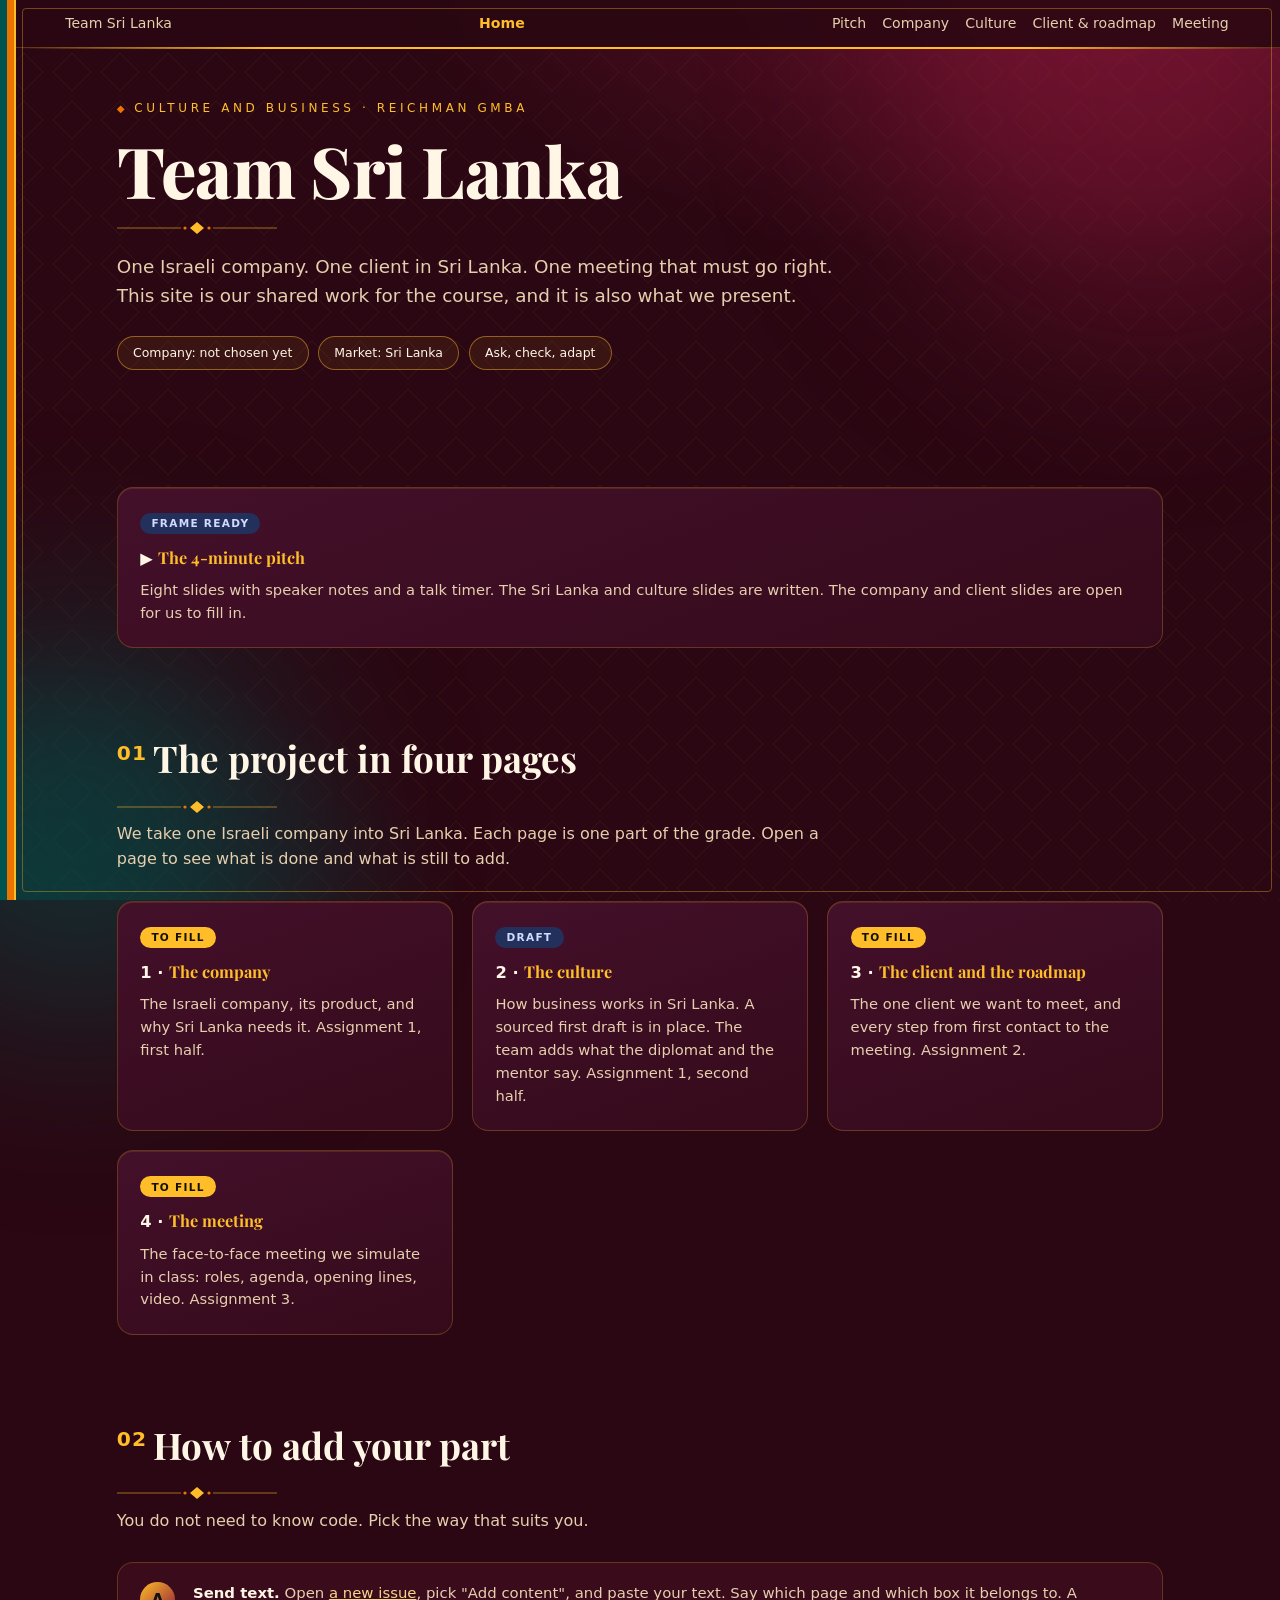
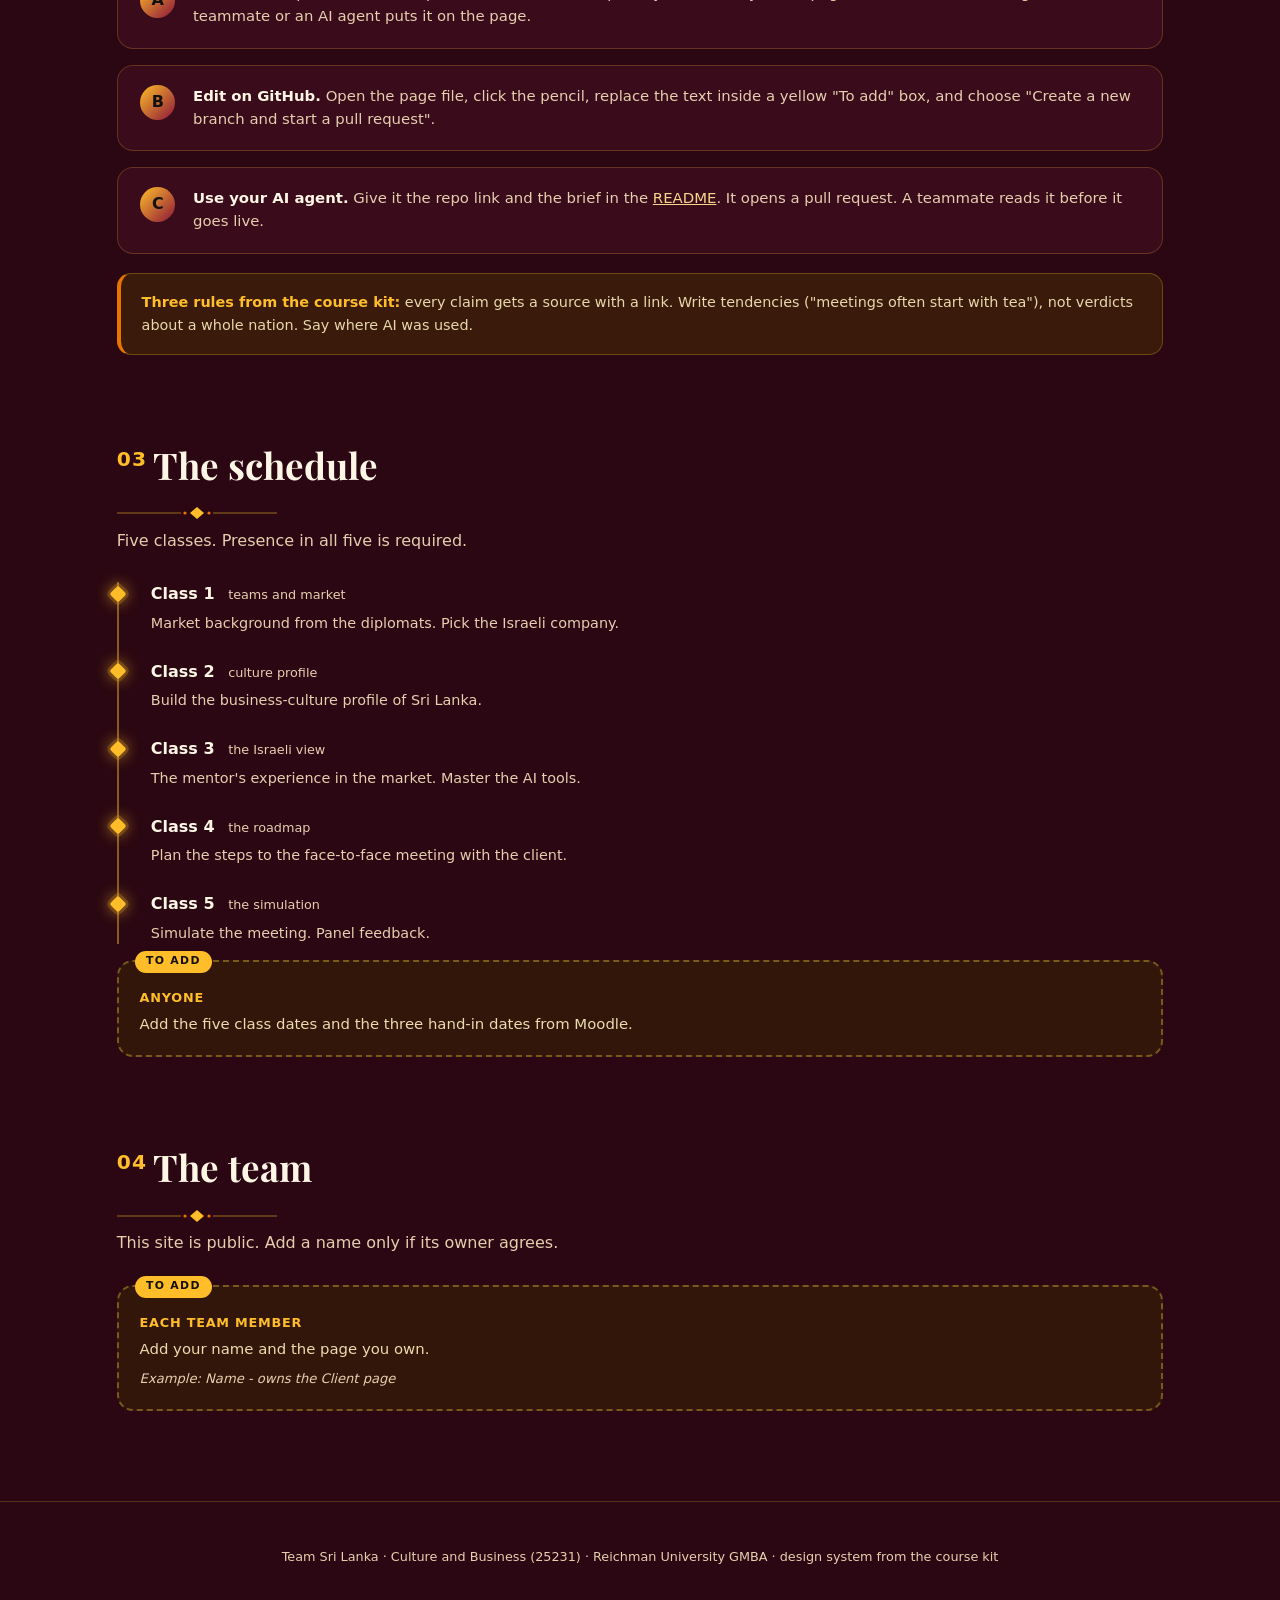
<file: index.html>
<!DOCTYPE html>
<html lang="en">
<head>
<meta charset="UTF-8">
<meta name="viewport" content="width=device-width, initial-scale=1.0">
<title>Home &middot; Team Sri Lanka</title>
<link rel="stylesheet" href="assets/style.css">
<link rel="stylesheet" href="assets/team.css">
<style>:root{--a1:#feb700;--a2:#8d153a;--a3:#ff7a59}</style>
</head>
<body>
<div class="progress" id="progress"></div>
<div class="blob" style="width:40vw;height:40vw;background:#8d153a;top:-14vw;right:-10vw;animation:drift 30s ease-in-out infinite alternate"></div>
<div class="blob" style="width:32vw;height:32vw;background:#feb700;bottom:-10vw;left:-10vw;opacity:.16;animation:drift 36s ease-in-out infinite alternate-reverse"></div>
<nav>
  <a href="index.html">Team Sri Lanka</a>
  <span class="here">Home</span>
  <span class="links"><a href="pitch/">Pitch</a><a href="company/">Company</a><a href="culture/">Culture</a><a href="client/">Client &amp; roadmap</a><a href="meeting/">Meeting</a></span>
</nav>

<header>
  <div class="kicker">Culture and Business &middot; Reichman GMBA</div>
  <h1>Team Sri Lanka</h1>
  <p class="lede">One Israeli company. One client in Sri Lanka. One meeting that must go right. This site is our shared work for the course, and it is also what we present.</p>
  <div class="hero-chips"><span class="chip">Company: not chosen yet</span><span class="chip">Market: Sri Lanka</span><span class="chip">Ask, check, adapt</span></div>
</header>

<main>

<section class="reveal">
  <a class="fact card" href="pitch/" style="border-color:var(--a1)"><span class="status draft">Frame ready</span><h4>&#9654; <span class="em">The 4-minute pitch</span></h4><p>Eight slides with speaker notes and a talk timer. The Sri Lanka and culture slides are written. The company and client slides are open for us to fill in.</p></a>
</section>

<section class="reveal">
  <h2><span class="n">01</span>The project in four pages</h2>
  <p class="sub">We take one Israeli company into Sri Lanka. Each page is one part of the grade. Open a page to see what is done and what is still to add.</p>
  <div class="twocol">
    <a class="fact card" href="company/"><span class="status open">To fill</span><h4>1 &middot; <span class="em">The company</span></h4><p>The Israeli company, its product, and why Sri Lanka needs it. Assignment 1, first half.</p></a>
    <a class="fact card" href="culture/"><span class="status draft">Draft</span><h4>2 &middot; <span class="em">The culture</span></h4><p>How business works in Sri Lanka. A sourced first draft is in place. The team adds what the diplomat and the mentor say. Assignment 1, second half.</p></a>
    <a class="fact card" href="client/"><span class="status open">To fill</span><h4>3 &middot; <span class="em">The client and the roadmap</span></h4><p>The one client we want to meet, and every step from first contact to the meeting. Assignment 2.</p></a>
    <a class="fact card" href="meeting/"><span class="status open">To fill</span><h4>4 &middot; <span class="em">The meeting</span></h4><p>The face-to-face meeting we simulate in class: roles, agenda, opening lines, video. Assignment 3.</p></a>
  </div>
</section>

<section class="reveal">
  <h2><span class="n">02</span>How to add your part</h2>
  <p class="sub">You do not need to know code. Pick the way that suits you.</p>
  <div class="steps">
    <div class="stepRow"><span class="num">A</span><p><b>Send text.</b> Open <a href="https://github.com/IlanaGutman/gmba-sri-lanka/issues/new/choose">a new issue</a>, pick "Add content", and paste your text. Say which page and which box it belongs to. A teammate or an AI agent puts it on the page.</p></div>
    <div class="stepRow"><span class="num">B</span><p><b>Edit on GitHub.</b> Open the page file, click the pencil, replace the text inside a yellow "To add" box, and choose "Create a new branch and start a pull request".</p></div>
    <div class="stepRow"><span class="num">C</span><p><b>Use your AI agent.</b> Give it the repo link and the brief in the <a href="https://github.com/IlanaGutman/gmba-sri-lanka#readme">README</a>. It opens a pull request. A teammate reads it before it goes live.</p></div>
  </div>
  <div class="notice"><b>Three rules from the course kit:</b> every claim gets a source with a link. Write tendencies ("meetings often start with tea"), not verdicts about a whole nation. Say where AI was used.</div>
</section>

<section class="reveal">
  <h2><span class="n">03</span>The schedule</h2>
  <p class="sub">Five classes. Presence in all five is required.</p>
  <div class="timeline">
    <div class="tstep"><h4>Class 1 <span>teams and market</span></h4><p>Market background from the diplomats. Pick the Israeli company.</p></div>
    <div class="tstep"><h4>Class 2 <span>culture profile</span></h4><p>Build the business-culture profile of Sri Lanka.</p></div>
    <div class="tstep"><h4>Class 3 <span>the Israeli view</span></h4><p>The mentor's experience in the market. Master the AI tools.</p></div>
    <div class="tstep"><h4>Class 4 <span>the roadmap</span></h4><p>Plan the steps to the face-to-face meeting with the client.</p></div>
    <div class="tstep"><h4>Class 5 <span>the simulation</span></h4><p>Simulate the meeting. Panel feedback.</p></div>
  </div>
  <div class="todo"><span class="tag">To add</span><b>Anyone</b><p>Add the five class dates and the three hand-in dates from Moodle.</p></div>
</section>

<section class="reveal">
  <h2><span class="n">04</span>The team</h2>
  <p class="sub">This site is public. Add a name only if its owner agrees.</p>
  <div class="todo"><span class="tag">To add</span><b>Each team member</b><p>Add your name and the page you own.</p><span class="eg">Example: Name - owns the Client page</span></div>
</section>


</main>
<footer>Team Sri Lanka &middot; Culture and Business (25231) &middot; Reichman University GMBA &middot; design system from the course kit</footer>
<script src="assets/engine.js"></script>
</body>
</html>
</file>
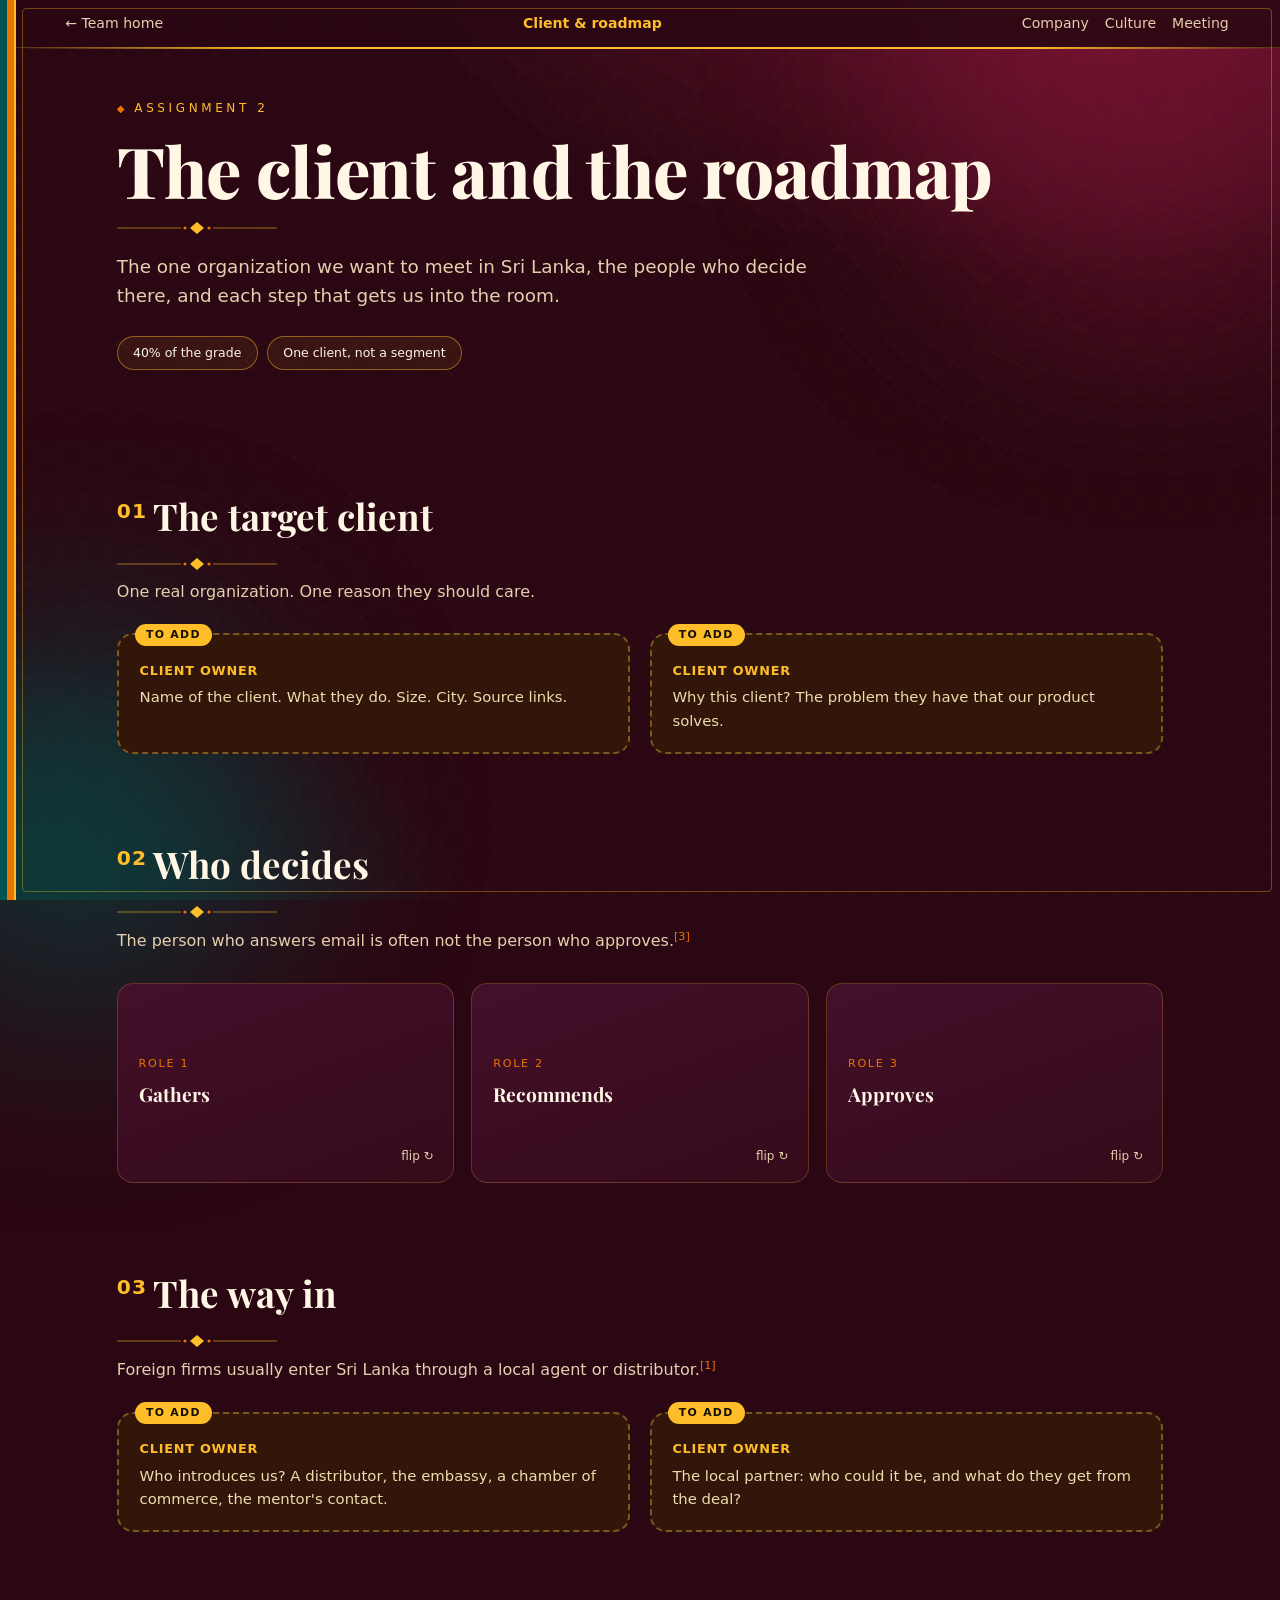
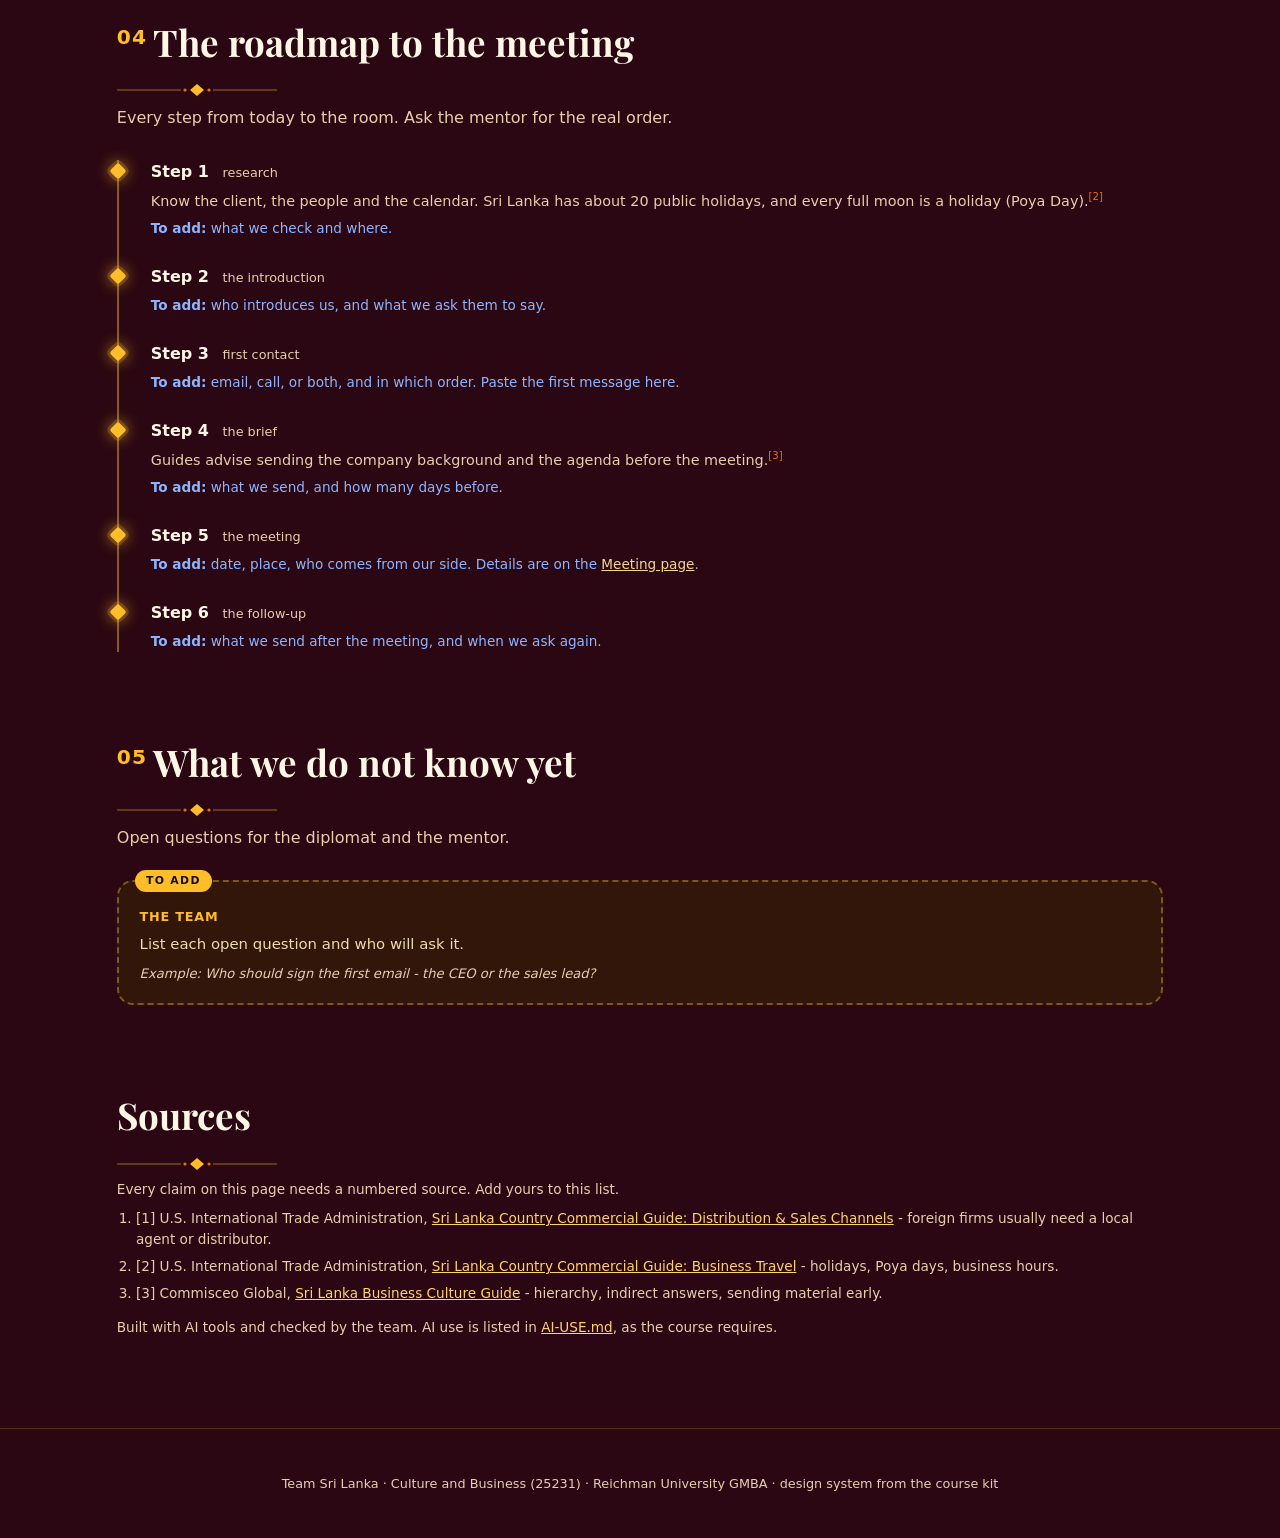
<file: client/index.html>
<!DOCTYPE html>
<html lang="en">
<head>
<meta charset="UTF-8">
<meta name="viewport" content="width=device-width, initial-scale=1.0">
<title>Client and roadmap &middot; Team Sri Lanka</title>
<link rel="stylesheet" href="../assets/style.css">
<link rel="stylesheet" href="../assets/team.css">
<style>:root{--a1:#feb700;--a2:#8d153a;--a3:#ff7a59}</style>
</head>
<body>
<div class="progress" id="progress"></div>
<div class="blob" style="width:40vw;height:40vw;background:#8d153a;top:-14vw;right:-10vw;animation:drift 30s ease-in-out infinite alternate"></div>
<div class="blob" style="width:32vw;height:32vw;background:#feb700;bottom:-10vw;left:-10vw;opacity:.16;animation:drift 36s ease-in-out infinite alternate-reverse"></div>
<nav>
  <a href="../index.html">&larr; Team home</a>
  <span class="here">Client &amp; roadmap</span>
  <span class="links"><a href="../company/">Company</a><a href="../culture/">Culture</a><a href="../meeting/">Meeting</a></span>
</nav>

<header>
  <div class="kicker">Assignment 2</div>
  <h1>The client and the roadmap</h1>
  <p class="lede">The one organization we want to meet in Sri Lanka, the people who decide there, and each step that gets us into the room.</p>
  <div class="hero-chips"><span class="chip">40% of the grade</span><span class="chip">One client, not a segment</span></div>
</header>

<main>

<section class="reveal">
  <h2><span class="n">01</span>The target client</h2>
  <p class="sub">One real organization. One reason they should care.</p>
  <div class="twocol"><div class="todo"><span class="tag">To add</span><b>Client owner</b><p>Name of the client. What they do. Size. City. Source links.</p></div><div class="todo"><span class="tag">To add</span><b>Client owner</b><p>Why this client? The problem they have that our product solves.</p></div></div>
</section>
<section class="reveal">
  <h2><span class="n">02</span>Who decides</h2>
  <p class="sub">The person who answers email is often not the person who approves.<sup class="src">[3]</sup></p>
  <div class="flip-grid">
    <button class="flip" aria-pressed="false"><span class="flip-inner">
      <span class="face front"><span class="lbl">Role 1</span><span class="big">Gathers</span><span class="hint">flip &#8635;</span></span>
      <span class="face back"><b>To add:</b> who collects information for the client? Name and title. They brief the senior person, so they matter.</span>
    </span></button>
    <button class="flip" aria-pressed="false"><span class="flip-inner">
      <span class="face front"><span class="lbl">Role 2</span><span class="big">Recommends</span><span class="hint">flip &#8635;</span></span>
      <span class="face back"><b>To add:</b> who gives the opinion that the approver trusts? Name and title.</span>
    </span></button>
    <button class="flip" aria-pressed="false"><span class="flip-inner">
      <span class="face front"><span class="lbl">Role 3</span><span class="big">Approves</span><span class="hint">flip &#8635;</span></span>
      <span class="face back"><b>To add:</b> who signs? Name and title. How do we reach them with respect for the levels below?</span>
    </span></button>
  </div>
</section>
<section class="reveal">
  <h2><span class="n">03</span>The way in</h2>
  <p class="sub">Foreign firms usually enter Sri Lanka through a local agent or distributor.<sup class="src">[1]</sup></p>
  <div class="twocol"><div class="todo"><span class="tag">To add</span><b>Client owner</b><p>Who introduces us? A distributor, the embassy, a chamber of commerce, the mentor's contact.</p></div><div class="todo"><span class="tag">To add</span><b>Client owner</b><p>The local partner: who could it be, and what do they get from the deal?</p></div></div>
</section>
<section class="reveal">
  <h2><span class="n">04</span>The roadmap to the meeting</h2>
  <p class="sub">Every step from today to the room. Ask the mentor for the real order.</p>
  <div class="timeline">
    <div class="tstep"><h4>Step 1 <span>research</span></h4><p>Know the client, the people and the calendar. Sri Lanka has about 20 public holidays, and every full moon is a holiday (Poya Day).<sup class="src">[2]</sup></p><p class="il"><b>To add:</b> what we check and where.</p></div>
    <div class="tstep"><h4>Step 2 <span>the introduction</span></h4><p class="il"><b>To add:</b> who introduces us, and what we ask them to say.</p></div>
    <div class="tstep"><h4>Step 3 <span>first contact</span></h4><p class="il"><b>To add:</b> email, call, or both, and in which order. Paste the first message here.</p></div>
    <div class="tstep"><h4>Step 4 <span>the brief</span></h4><p>Guides advise sending the company background and the agenda before the meeting.<sup class="src">[3]</sup></p><p class="il"><b>To add:</b> what we send, and how many days before.</p></div>
    <div class="tstep"><h4>Step 5 <span>the meeting</span></h4><p class="il"><b>To add:</b> date, place, who comes from our side. Details are on the <a href="../meeting/">Meeting page</a>.</p></div>
    <div class="tstep"><h4>Step 6 <span>the follow-up</span></h4><p class="il"><b>To add:</b> what we send after the meeting, and when we ask again.</p></div>
  </div>
</section>
<section class="reveal">
  <h2><span class="n">05</span>What we do not know yet</h2>
  <p class="sub">Open questions for the diplomat and the mentor.</p>
  <div class="todo"><span class="tag">To add</span><b>The team</b><p>List each open question and who will ask it.</p><span class="eg">Example: Who should sign the first email - the CEO or the sales lead?</span></div>
</section>

<section class="reveal">
  <h2>Sources</h2>
  <div class="sources">
    <p>Every claim on this page needs a numbered source. Add yours to this list.</p>
    <ol><li>[1] U.S. International Trade Administration, <a href="https://www.trade.gov/country-commercial-guides/sri-lanka-distribution-and-sales-channels">Sri Lanka Country Commercial Guide: Distribution &amp; Sales Channels</a> - foreign firms usually need a local agent or distributor.</li><li>[2] U.S. International Trade Administration, <a href="https://www.trade.gov/country-commercial-guides/sri-lanka-business-travel">Sri Lanka Country Commercial Guide: Business Travel</a> - holidays, Poya days, business hours.</li><li>[3] Commisceo Global, <a href="https://commisceo-global.com/country-guides/sri-lanka-guide/">Sri Lanka Business Culture Guide</a> - hierarchy, indirect answers, sending material early.</li></ol>
    <p style="margin-top:.8rem">Built with AI tools and checked by the team. AI use is listed in <a href="https://github.com/IlanaGutman/gmba-sri-lanka/blob/main/AI-USE.md">AI-USE.md</a>, as the course requires.</p>
  </div>
</section>
</main>
<footer>Team Sri Lanka &middot; Culture and Business (25231) &middot; Reichman University GMBA &middot; design system from the course kit</footer>
<script src="../assets/engine.js"></script>
</body>
</html>
</file>
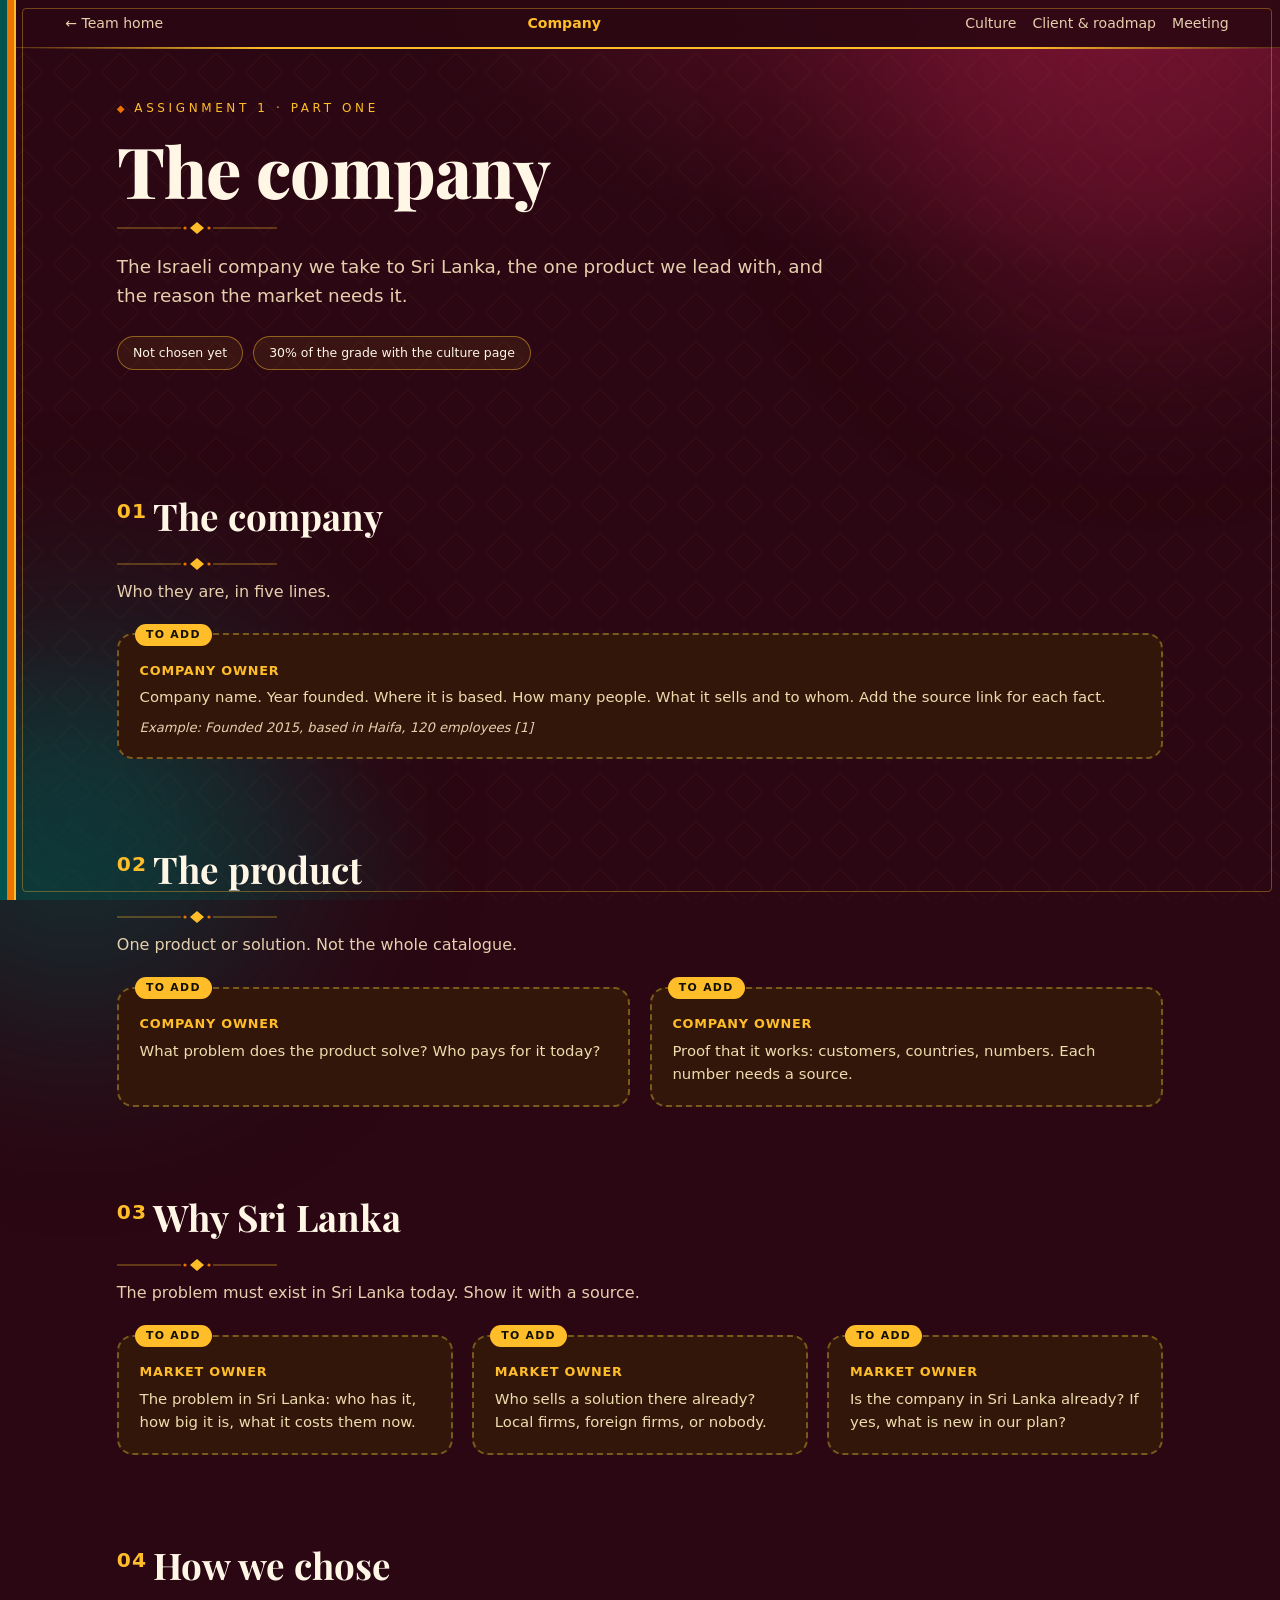
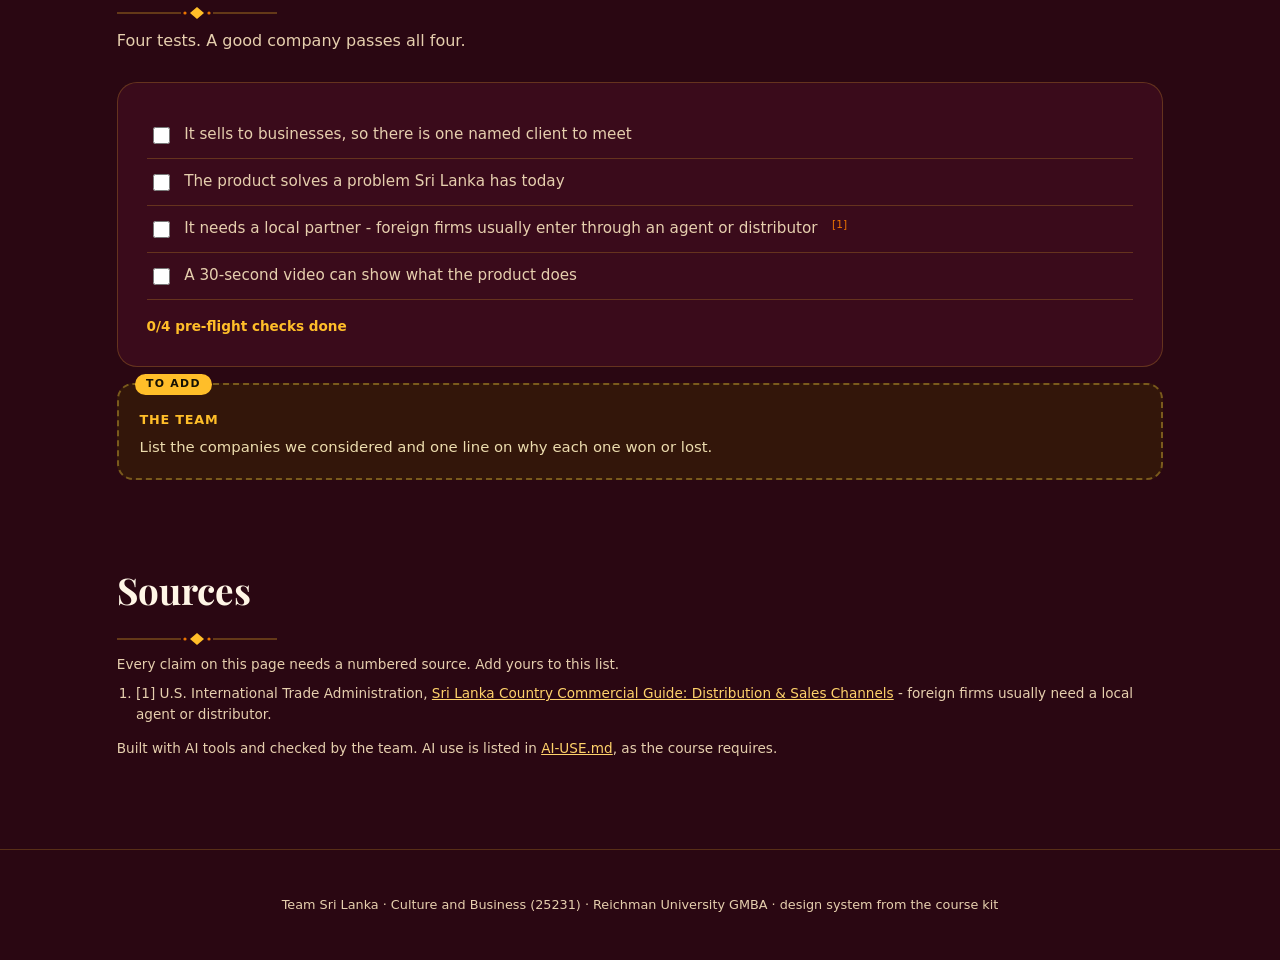
<file: company/index.html>
<!DOCTYPE html>
<html lang="en">
<head>
<meta charset="UTF-8">
<meta name="viewport" content="width=device-width, initial-scale=1.0">
<title>The company &middot; Team Sri Lanka</title>
<link rel="stylesheet" href="../assets/style.css">
<link rel="stylesheet" href="../assets/team.css">
<style>:root{--a1:#feb700;--a2:#8d153a;--a3:#ff7a59}</style>
</head>
<body>
<div class="progress" id="progress"></div>
<div class="blob" style="width:40vw;height:40vw;background:#8d153a;top:-14vw;right:-10vw;animation:drift 30s ease-in-out infinite alternate"></div>
<div class="blob" style="width:32vw;height:32vw;background:#feb700;bottom:-10vw;left:-10vw;opacity:.16;animation:drift 36s ease-in-out infinite alternate-reverse"></div>
<nav>
  <a href="../index.html">&larr; Team home</a>
  <span class="here">Company</span>
  <span class="links"><a href="../culture/">Culture</a><a href="../client/">Client &amp; roadmap</a><a href="../meeting/">Meeting</a></span>
</nav>

<header>
  <div class="kicker">Assignment 1 &middot; part one</div>
  <h1>The company</h1>
  <p class="lede">The Israeli company we take to Sri Lanka, the one product we lead with, and the reason the market needs it.</p>
  <div class="hero-chips"><span class="chip">Not chosen yet</span><span class="chip">30% of the grade with the culture page</span></div>
</header>

<main>

<section class="reveal">
  <h2><span class="n">01</span>The company</h2>
  <p class="sub">Who they are, in five lines.</p>
  <div class="todo"><span class="tag">To add</span><b>Company owner</b><p>Company name. Year founded. Where it is based. How many people. What it sells and to whom. Add the source link for each fact.</p><span class="eg">Example: Founded 2015, based in Haifa, 120 employees [1]</span></div>
</section>
<section class="reveal">
  <h2><span class="n">02</span>The product</h2>
  <p class="sub">One product or solution. Not the whole catalogue.</p>
  <div class="twocol"><div class="todo"><span class="tag">To add</span><b>Company owner</b><p>What problem does the product solve? Who pays for it today?</p></div><div class="todo"><span class="tag">To add</span><b>Company owner</b><p>Proof that it works: customers, countries, numbers. Each number needs a source.</p></div></div>
</section>
<section class="reveal">
  <h2><span class="n">03</span>Why Sri Lanka</h2>
  <p class="sub">The problem must exist in Sri Lanka today. Show it with a source.</p>
  <div class="twocol"><div class="todo"><span class="tag">To add</span><b>Market owner</b><p>The problem in Sri Lanka: who has it, how big it is, what it costs them now.</p></div><div class="todo"><span class="tag">To add</span><b>Market owner</b><p>Who sells a solution there already? Local firms, foreign firms, or nobody.</p></div><div class="todo"><span class="tag">To add</span><b>Market owner</b><p>Is the company in Sri Lanka already? If yes, what is new in our plan?</p></div></div>
</section>
<section class="reveal">
  <h2><span class="n">04</span>How we chose</h2>
  <p class="sub">Four tests. A good company passes all four.</p>
  <div class="check">
    <label><input type="checkbox"> It sells to businesses, so there is one named client to meet</label>
    <label><input type="checkbox"> The product solves a problem Sri Lanka has today</label>
    <label><input type="checkbox"> It needs a local partner - foreign firms usually enter through an agent or distributor<sup class="src">[1]</sup></label>
    <label><input type="checkbox"> A 30-second video can show what the product does</label>
    <div class="count">0/4 pre-flight checks done</div>
  </div><div class="todo"><span class="tag">To add</span><b>The team</b><p>List the companies we considered and one line on why each one won or lost.</p></div>
</section>

<section class="reveal">
  <h2>Sources</h2>
  <div class="sources">
    <p>Every claim on this page needs a numbered source. Add yours to this list.</p>
    <ol><li>[1] U.S. International Trade Administration, <a href="https://www.trade.gov/country-commercial-guides/sri-lanka-distribution-and-sales-channels">Sri Lanka Country Commercial Guide: Distribution &amp; Sales Channels</a> - foreign firms usually need a local agent or distributor.</li></ol>
    <p style="margin-top:.8rem">Built with AI tools and checked by the team. AI use is listed in <a href="https://github.com/IlanaGutman/gmba-sri-lanka/blob/main/AI-USE.md">AI-USE.md</a>, as the course requires.</p>
  </div>
</section>
</main>
<footer>Team Sri Lanka &middot; Culture and Business (25231) &middot; Reichman University GMBA &middot; design system from the course kit</footer>
<script src="../assets/engine.js"></script>
</body>
</html>
</file>
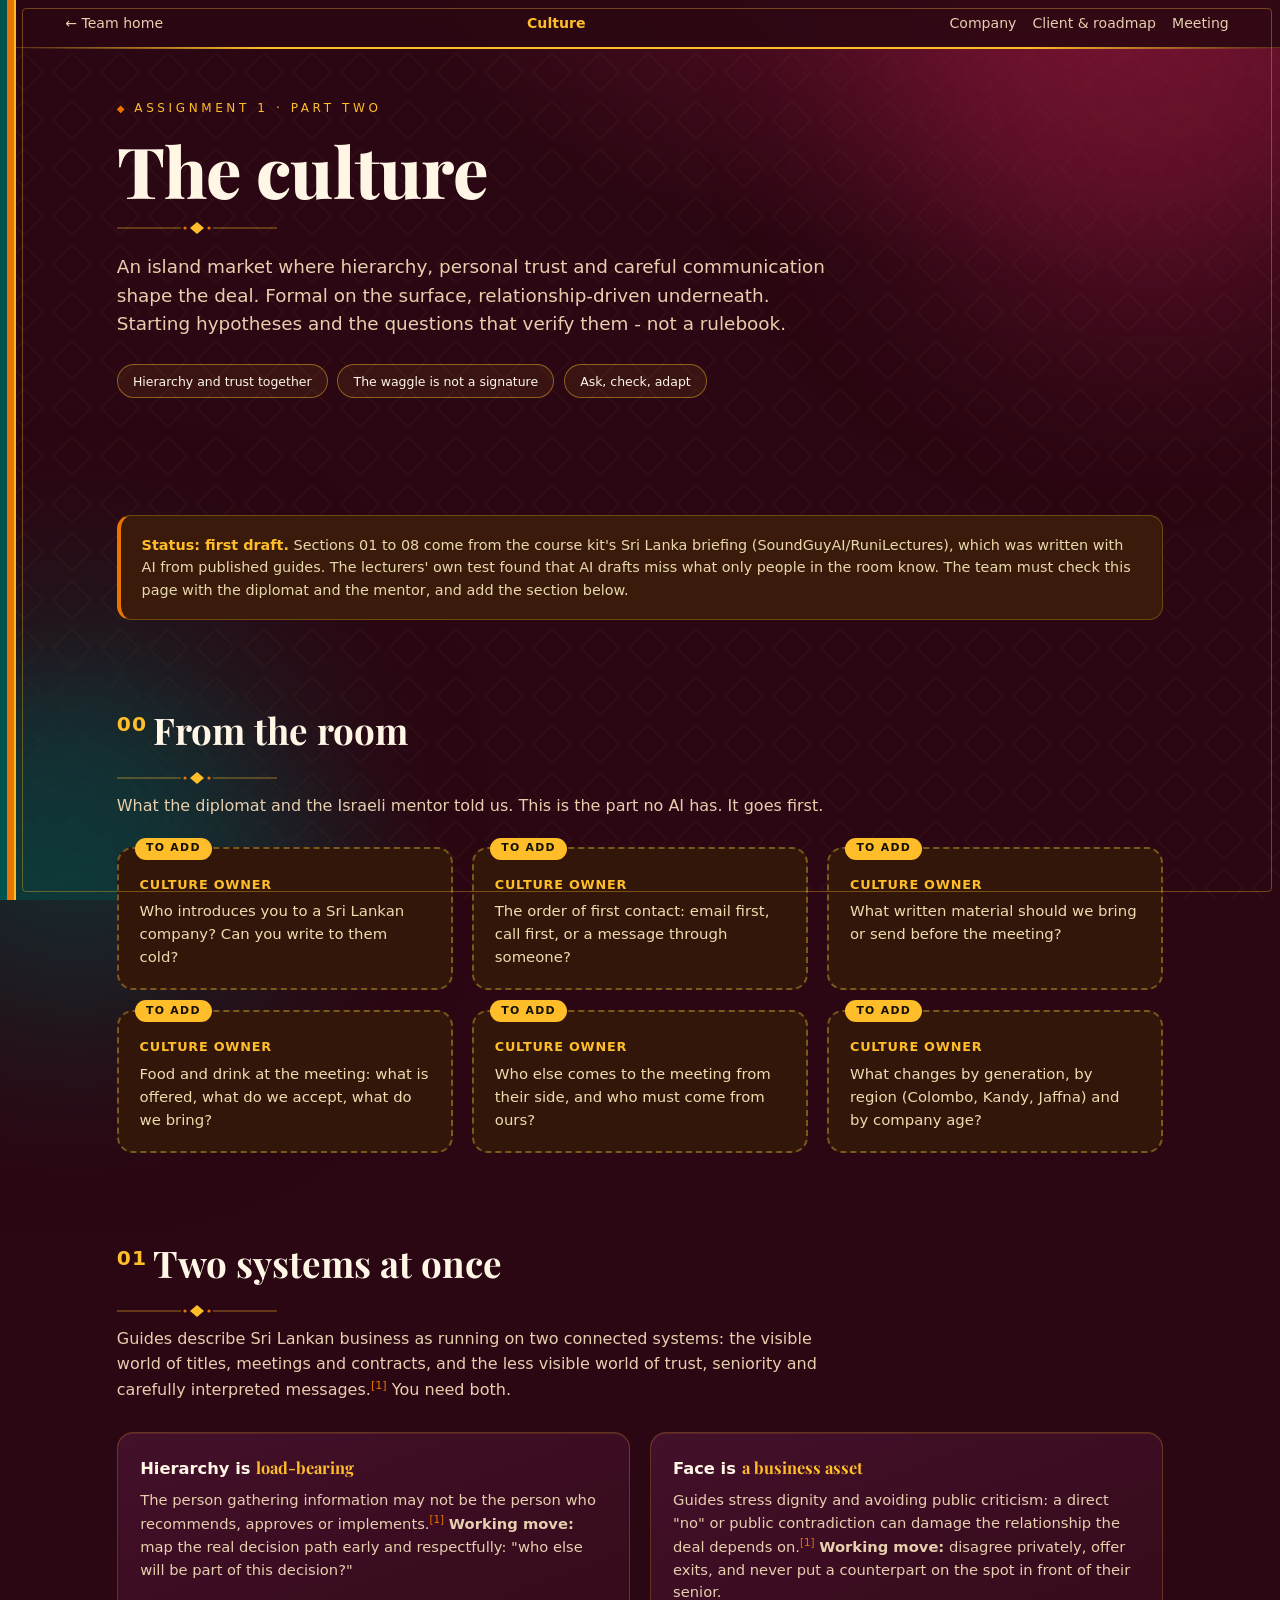
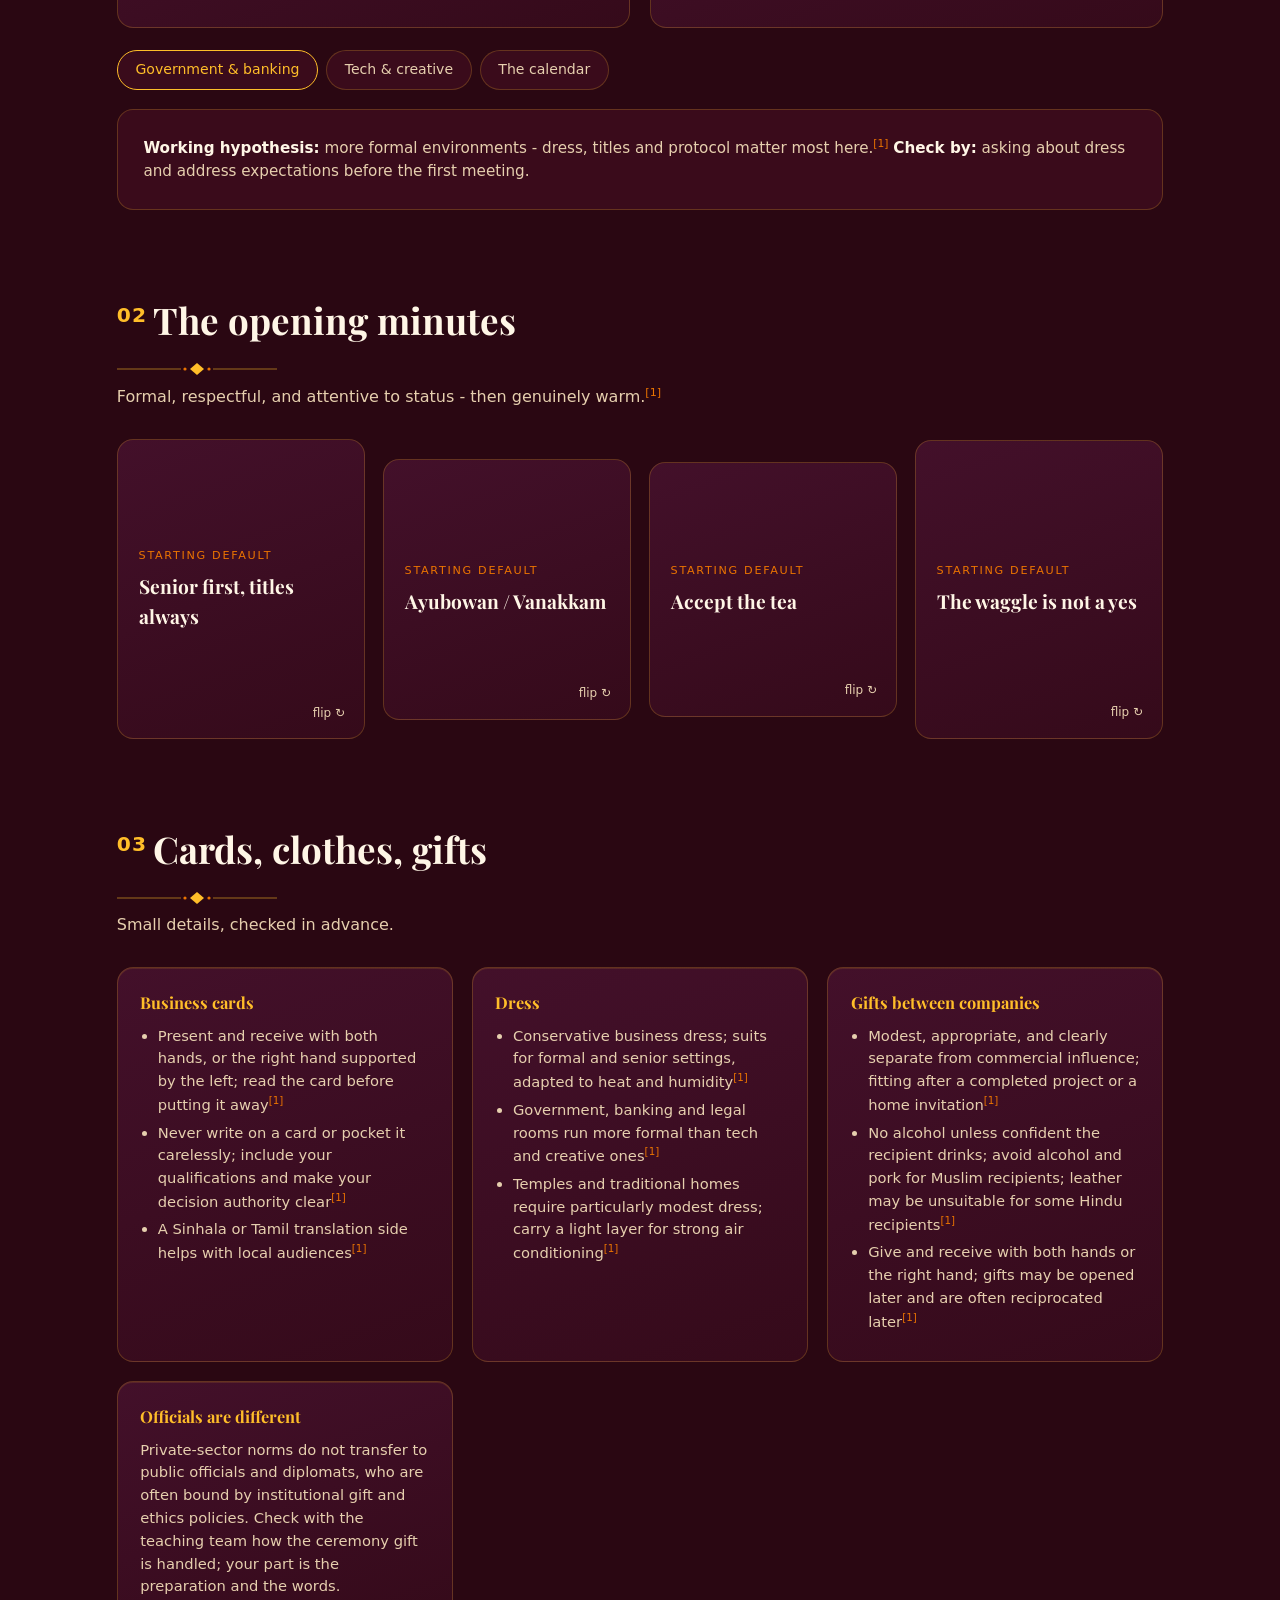
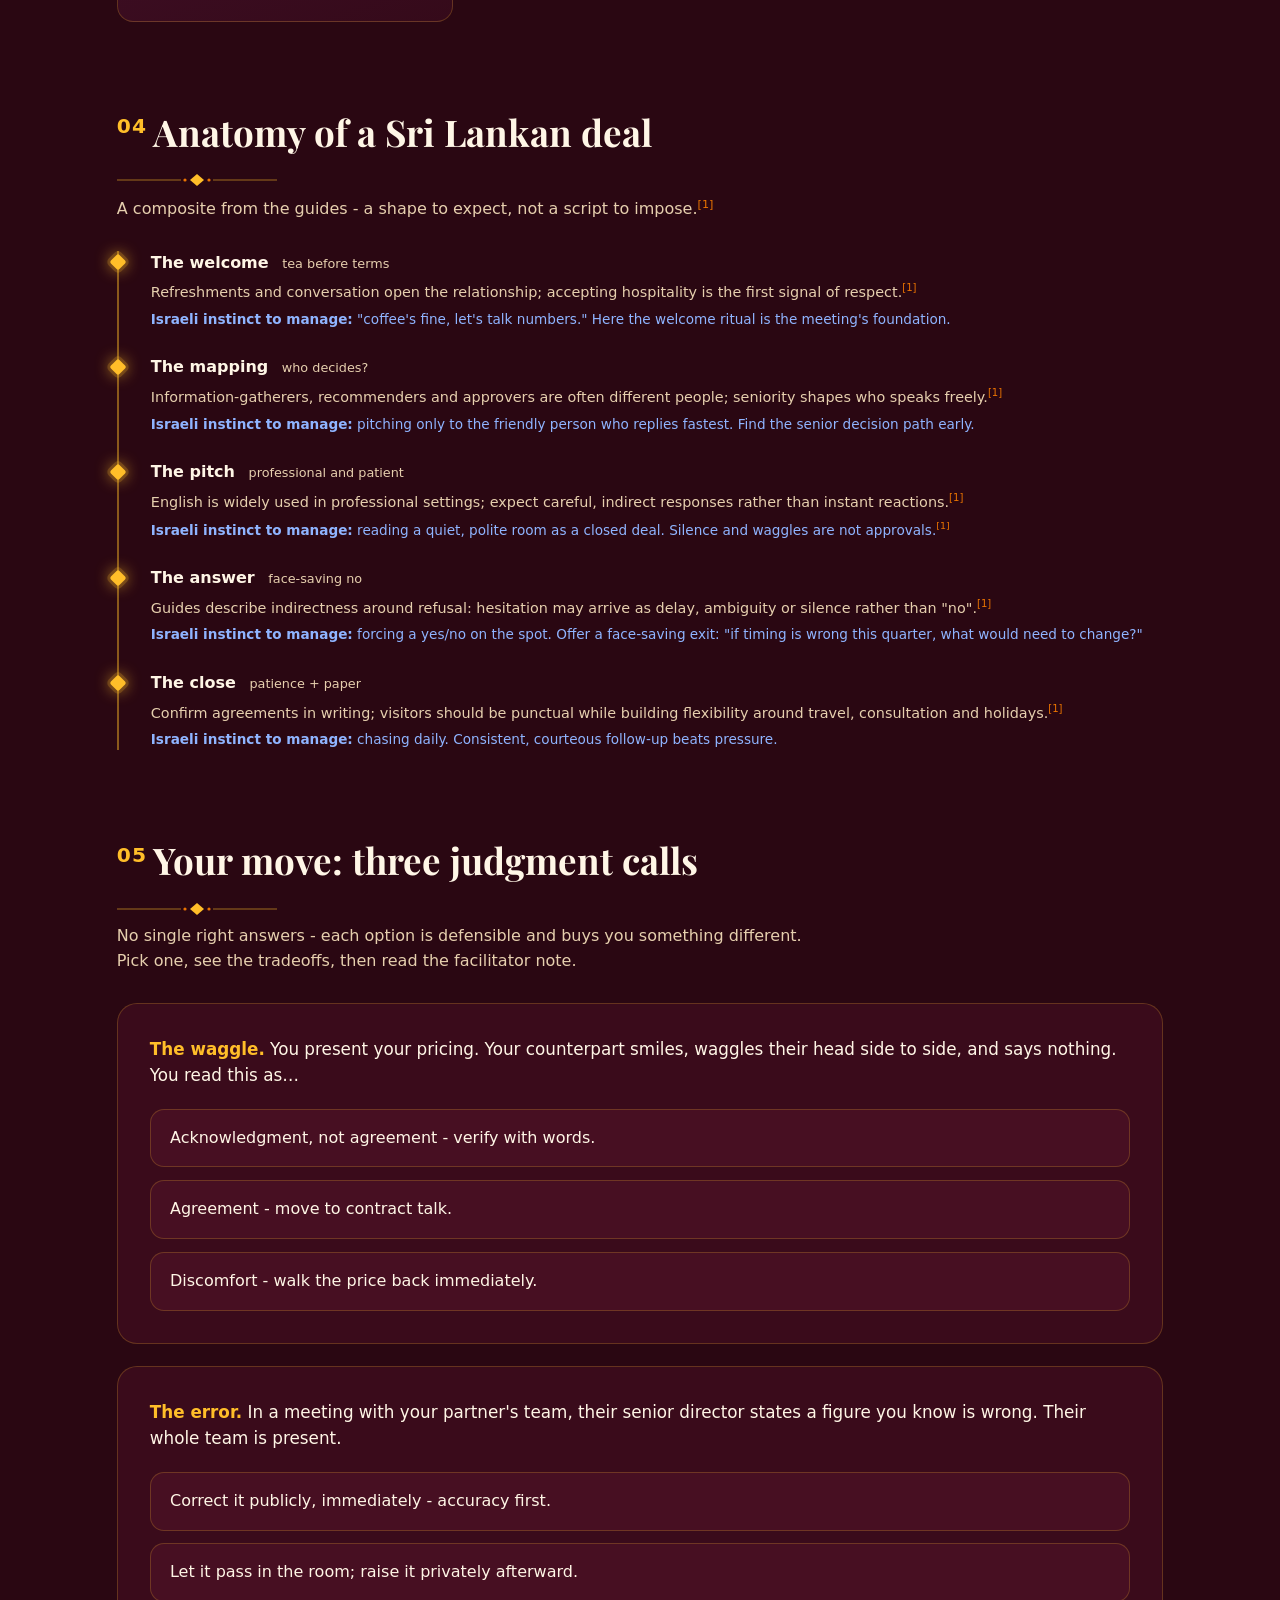
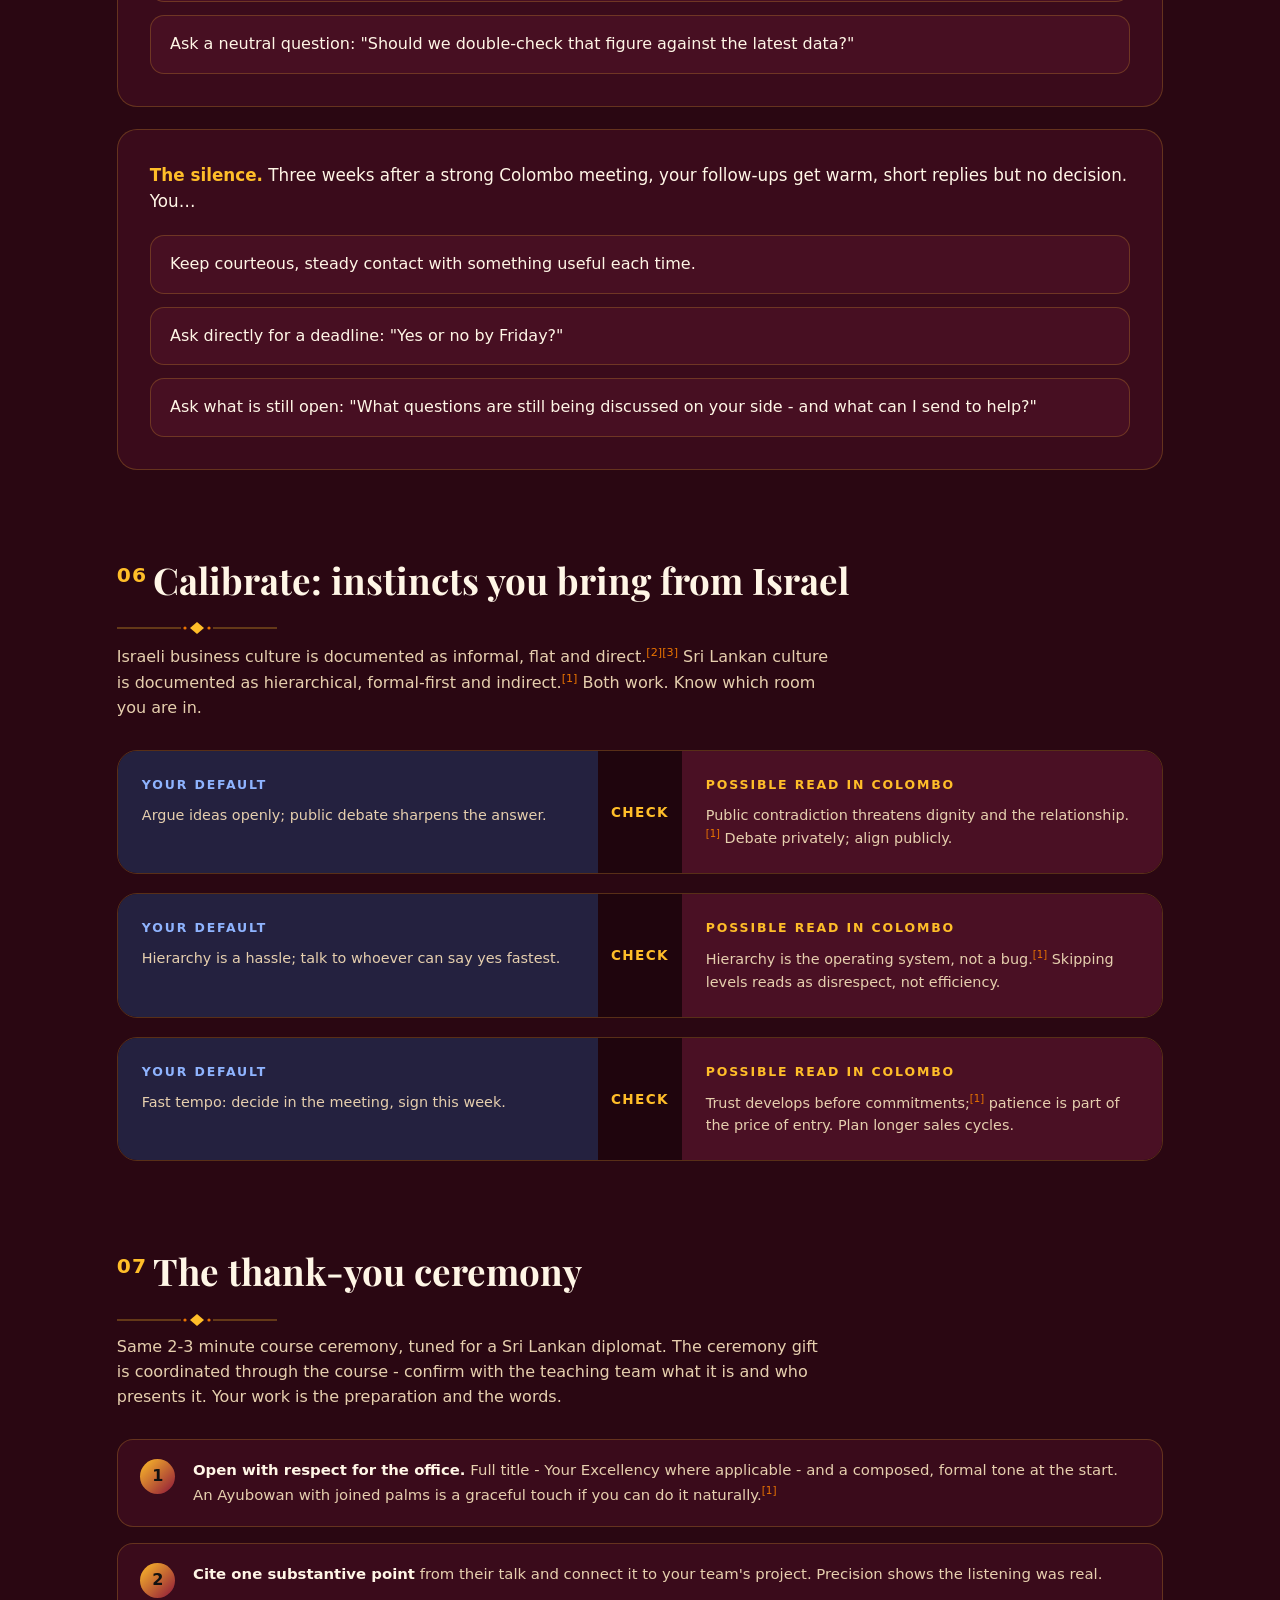
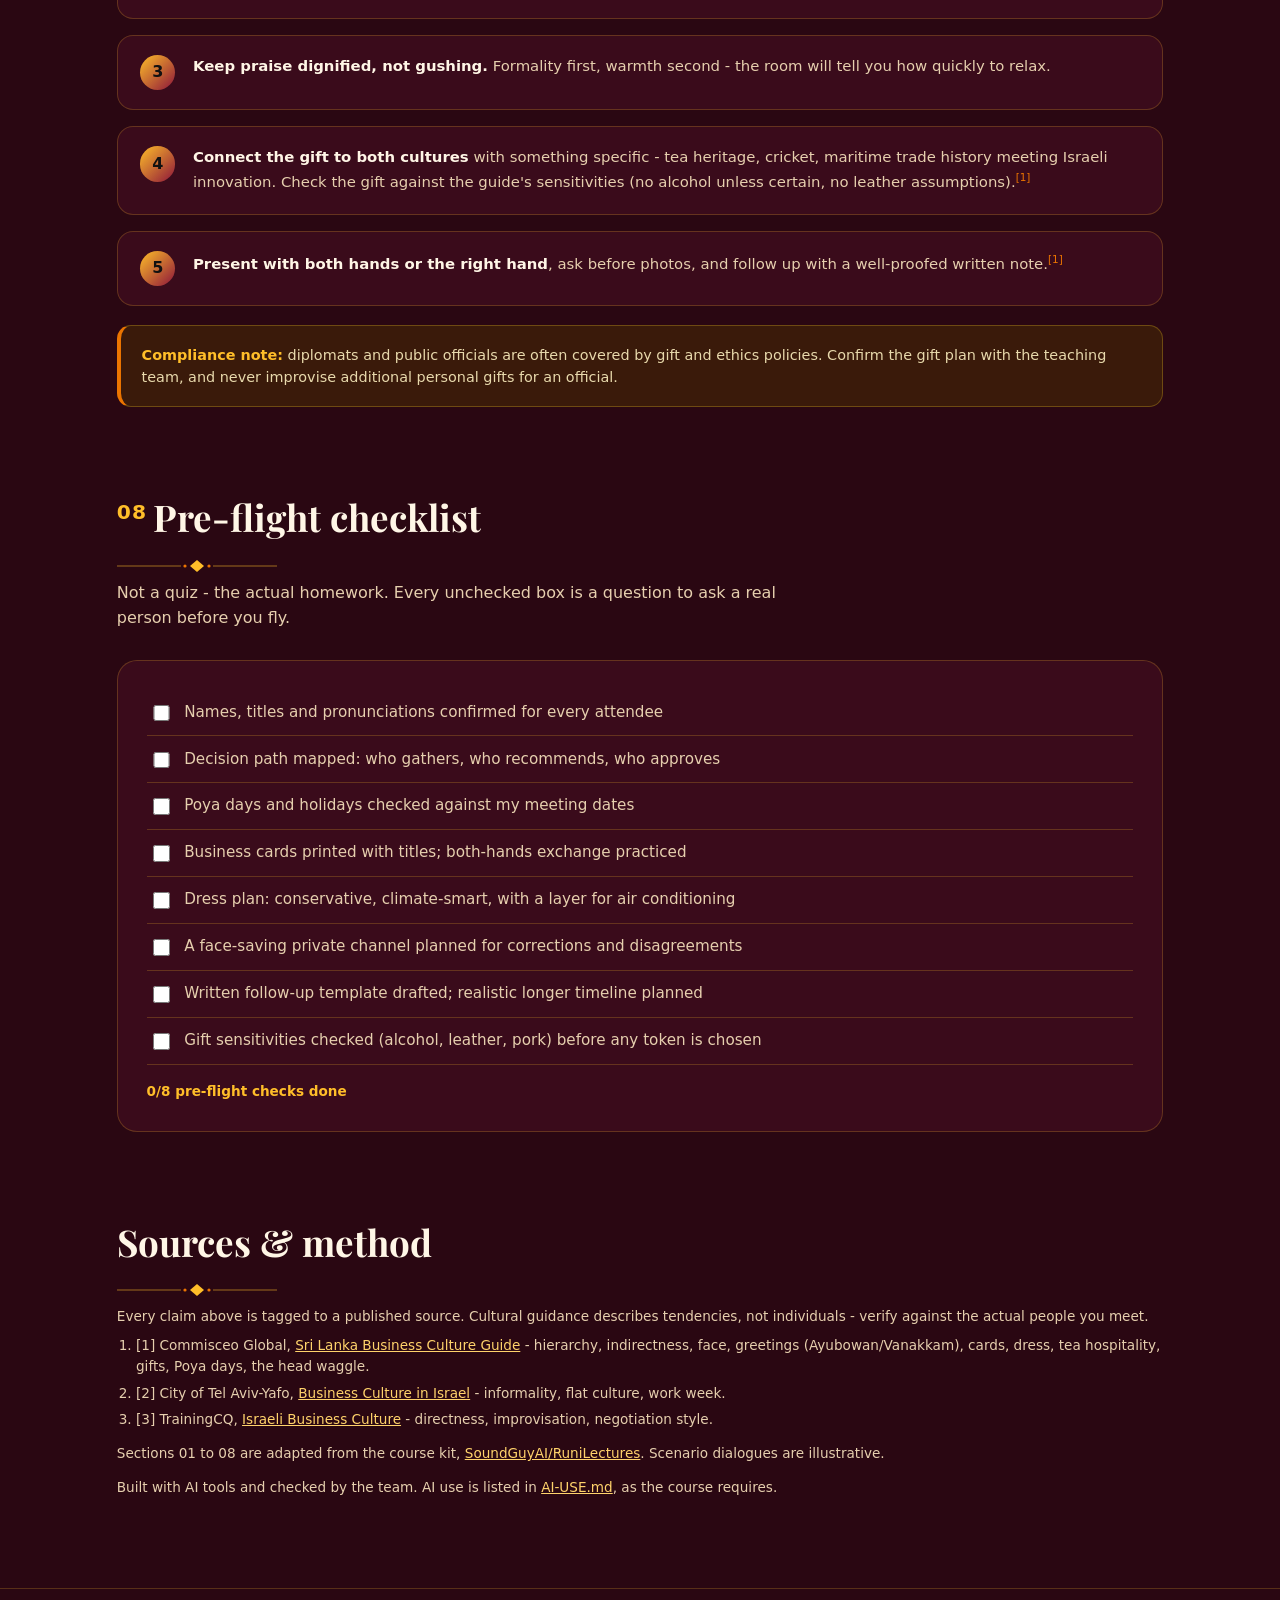
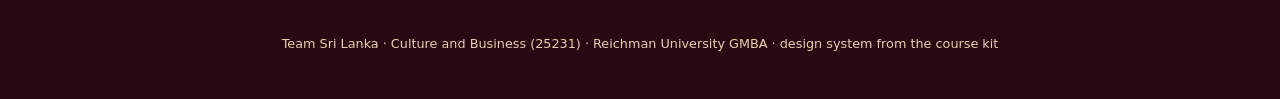
<file: culture/index.html>
<!DOCTYPE html>
<html lang="en">
<head>
<meta charset="UTF-8">
<meta name="viewport" content="width=device-width, initial-scale=1.0">
<title>The culture &middot; Team Sri Lanka</title>
<link rel="stylesheet" href="../assets/style.css">
<link rel="stylesheet" href="../assets/team.css">
<style>:root{--a1:#feb700;--a2:#8d153a;--a3:#ff7a59}</style>
</head>
<body>
<div class="progress" id="progress"></div>
<div class="blob" style="width:40vw;height:40vw;background:#8d153a;top:-14vw;right:-10vw;animation:drift 30s ease-in-out infinite alternate"></div>
<div class="blob" style="width:32vw;height:32vw;background:#feb700;bottom:-10vw;left:-10vw;opacity:.16;animation:drift 36s ease-in-out infinite alternate-reverse"></div>
<nav>
  <a href="../index.html">&larr; Team home</a>
  <span class="here">Culture</span>
  <span class="links"><a href="../company/">Company</a><a href="../client/">Client &amp; roadmap</a><a href="../meeting/">Meeting</a></span>
</nav>

<header>
  <div class="kicker">Assignment 1 &middot; part two</div>
  <h1>The culture</h1>
  <p class="lede">An island market where hierarchy, personal trust and careful communication shape the deal. Formal on the surface, relationship-driven underneath. Starting hypotheses and the questions that verify them - not a rulebook.</p>
  <div class="hero-chips">
    <span class="chip">Hierarchy and trust together</span>
    <span class="chip">The waggle is not a signature</span>
    <span class="chip">Ask, check, adapt</span>
  </div>
</header>

<main>

<section class="reveal">
  <div class="notice"><b>Status: first draft.</b> Sections 01 to 08 come from the course kit's Sri Lanka briefing (SoundGuyAI/RuniLectures), which was written with AI from published guides. The lecturers' own test found that AI drafts miss what only people in the room know. The team must check this page with the diplomat and the mentor, and add the section below.</div>
</section>

<section class="reveal">
  <h2><span class="n">00</span>From the room</h2>
  <p class="sub">What the diplomat and the Israeli mentor told us. This is the part no AI has. It goes first.</p>
  <div class="twocol">
    <div class="todo"><span class="tag">To add</span><b>Culture owner</b><p>Who introduces you to a Sri Lankan company? Can you write to them cold?</p></div>
    <div class="todo"><span class="tag">To add</span><b>Culture owner</b><p>The order of first contact: email first, call first, or a message through someone?</p></div>
    <div class="todo"><span class="tag">To add</span><b>Culture owner</b><p>What written material should we bring or send before the meeting?</p></div>
    <div class="todo"><span class="tag">To add</span><b>Culture owner</b><p>Food and drink at the meeting: what is offered, what do we accept, what do we bring?</p></div>
    <div class="todo"><span class="tag">To add</span><b>Culture owner</b><p>Who else comes to the meeting from their side, and who must come from ours?</p></div>
    <div class="todo"><span class="tag">To add</span><b>Culture owner</b><p>What changes by generation, by region (Colombo, Kandy, Jaffna) and by company age?</p></div>
  </div>
</section>

<section class="reveal">
  <h2><span class="n">01</span>Two systems at once</h2>
  <p class="sub">Guides describe Sri Lankan business as running on two connected systems: the visible world of titles, meetings and contracts, and the less visible world of trust, seniority and carefully interpreted messages.<sup class="src">[1]</sup> You need both.</p>
  <div class="twocol">
    <div class="fact"><h4>Hierarchy is <span class="em">load-bearing</span></h4><p>The person gathering information may not be the person who recommends, approves or implements.<sup class="src">[1]</sup> <b>Working move:</b> map the real decision path early and respectfully: "who else will be part of this decision?"</p></div>
    <div class="fact"><h4>Face is <span class="em">a business asset</span></h4><p>Guides stress dignity and avoiding public criticism: a direct "no" or public contradiction can damage the relationship the deal depends on.<sup class="src">[1]</sup> <b>Working move:</b> disagree privately, offer exits, and never put a counterpart on the spot in front of their senior.</p></div>
  </div>
  <div data-tabs style="margin-top:1.4rem">
    <div class="tabs" role="tablist">
      <button class="tab" role="tab" aria-selected="true" aria-controls="lk-gov">Government &amp; banking</button>
      <button class="tab" role="tab" aria-selected="false" aria-controls="lk-tech">Tech &amp; creative</button>
      <button class="tab" role="tab" aria-selected="false" aria-controls="lk-cal">The calendar</button>
    </div>
    <div class="tabpane show" id="lk-gov" role="tabpanel"><p><b>Working hypothesis:</b> more formal environments - dress, titles and protocol matter most here.<sup class="src">[1]</sup> <b>Check by:</b> asking about dress and address expectations before the first meeting.</p></div>
    <div class="tabpane" id="lk-tech" role="tabpanel"><p><b>Working hypothesis:</b> internationally fluent and more relaxed in style - but hierarchy and seniority still shape who decides.<sup class="src">[1]</sup> <b>Check by:</b> don't mistake casual dress for flat structure; ask how decisions get made.</p></div>
    <div class="tabpane" id="lk-cal" role="tabpanel"><p><b>Working hypothesis:</b> Poya days (monthly full-moon Buddhist observances) and religious holidays shape the business calendar.<sup class="src">[1]</sup> <b>Check by:</b> checking the Poya calendar before booking meetings or deadlines.</p></div>
  </div>
</section>

<section class="reveal">
  <h2><span class="n">02</span>The opening minutes</h2>
  <p class="sub">Formal, respectful, and attentive to status - then genuinely warm.<sup class="src">[1]</sup></p>
  <div class="flip-grid">
    <button class="flip" aria-pressed="false"><span class="flip-inner">
      <span class="face front"><span class="lbl">Starting default</span><span class="big">Senior first, titles always</span><span class="hint">flip &#8635;</span></span>
      <span class="face back">Greet the most senior person first; use professional titles (or Mr./Mrs./Sir/Madam) until invited to first names.<sup class="src">[1]</sup> <b>Adaptive move:</b> check name pronunciations in advance instead of shortening names without permission.<sup class="src">[1]</sup></span>
    </span></button>
    <button class="flip" aria-pressed="false"><span class="flip-inner">
      <span class="face front"><span class="lbl">Starting default</span><span class="big">Ayubowan / Vanakkam</span><span class="hint">flip &#8635;</span></span>
      <span class="face back">Handshakes are common in business, on arrival and departure. Ayubowan (Sinhala, roughly "may you live long") with joined palms, and Vanakkam (Tamil) are respectful alternatives; let a Sri Lankan woman initiate a cross-gender handshake.<sup class="src">[1]</sup></span>
    </span></button>
    <button class="flip" aria-pressed="false"><span class="flip-inner">
      <span class="face front"><span class="lbl">Starting default</span><span class="big">Accept the tea</span><span class="hint">flip &#8635;</span></span>
      <span class="face back">Refreshments are a common welcome ritual; accepting at least a small amount communicates appreciation.<sup class="src">[1]</sup> <b>Adaptive move:</b> the tea is the relationship warming up - don't wave it away to save five minutes.</span>
    </span></button>
    <button class="flip" aria-pressed="false"><span class="flip-inner">
      <span class="face front"><span class="lbl">Starting default</span><span class="big">The waggle is not a yes</span><span class="hint">flip &#8635;</span></span>
      <span class="face back">A sideways head movement can mean understanding, acknowledgment or friendly agreement - and guides warn it should not be read as approval of a decision.<sup class="src">[1]</sup> <b>Adaptive move:</b> confirm understanding with words: "so the next step is X - did I get that right?"</span>
    </span></button>
  </div>
</section>

<section class="reveal">
  <h2><span class="n">03</span>Cards, clothes, gifts</h2>
  <p class="sub">Small details, checked in advance.</p>
  <div class="twocol">
    <div class="fact"><h4><span class="em">Business cards</span></h4><ul><li>Present and receive with both hands, or the right hand supported by the left; read the card before putting it away<sup class="src">[1]</sup></li><li>Never write on a card or pocket it carelessly; include your qualifications and make your decision authority clear<sup class="src">[1]</sup></li><li>A Sinhala or Tamil translation side helps with local audiences<sup class="src">[1]</sup></li></ul></div>
    <div class="fact"><h4><span class="em">Dress</span></h4><ul><li>Conservative business dress; suits for formal and senior settings, adapted to heat and humidity<sup class="src">[1]</sup></li><li>Government, banking and legal rooms run more formal than tech and creative ones<sup class="src">[1]</sup></li><li>Temples and traditional homes require particularly modest dress; carry a light layer for strong air conditioning<sup class="src">[1]</sup></li></ul></div>
    <div class="fact"><h4><span class="em">Gifts between companies</span></h4><ul><li>Modest, appropriate, and clearly separate from commercial influence; fitting after a completed project or a home invitation<sup class="src">[1]</sup></li><li>No alcohol unless confident the recipient drinks; avoid alcohol and pork for Muslim recipients; leather may be unsuitable for some Hindu recipients<sup class="src">[1]</sup></li><li>Give and receive with both hands or the right hand; gifts may be opened later and are often reciprocated later<sup class="src">[1]</sup></li></ul></div>
    <div class="fact"><h4><span class="em">Officials are different</span></h4><p>Private-sector norms do not transfer to public officials and diplomats, who are often bound by institutional gift and ethics policies. Check with the teaching team how the ceremony gift is handled; your part is the preparation and the words.</p></div>
  </div>
</section>

<section class="reveal">
  <h2><span class="n">04</span>Anatomy of a Sri Lankan deal</h2>
  <p class="sub">A composite from the guides - a shape to expect, not a script to impose.<sup class="src">[1]</sup></p>
  <div class="timeline">
    <div class="tstep"><h4>The welcome <span>tea before terms</span></h4><p>Refreshments and conversation open the relationship; accepting hospitality is the first signal of respect.<sup class="src">[1]</sup></p><p class="il"><b>Israeli instinct to manage:</b> "coffee's fine, let's talk numbers." Here the welcome ritual is the meeting's foundation.</p></div>
    <div class="tstep"><h4>The mapping <span>who decides?</span></h4><p>Information-gatherers, recommenders and approvers are often different people; seniority shapes who speaks freely.<sup class="src">[1]</sup></p><p class="il"><b>Israeli instinct to manage:</b> pitching only to the friendly person who replies fastest. Find the senior decision path early.</p></div>
    <div class="tstep"><h4>The pitch <span>professional and patient</span></h4><p>English is widely used in professional settings; expect careful, indirect responses rather than instant reactions.<sup class="src">[1]</sup></p><p class="il"><b>Israeli instinct to manage:</b> reading a quiet, polite room as a closed deal. Silence and waggles are not approvals.<sup class="src">[1]</sup></p></div>
    <div class="tstep"><h4>The answer <span>face-saving no</span></h4><p>Guides describe indirectness around refusal: hesitation may arrive as delay, ambiguity or silence rather than "no".<sup class="src">[1]</sup></p><p class="il"><b>Israeli instinct to manage:</b> forcing a yes/no on the spot. Offer a face-saving exit: "if timing is wrong this quarter, what would need to change?"</p></div>
    <div class="tstep"><h4>The close <span>patience + paper</span></h4><p>Confirm agreements in writing; visitors should be punctual while building flexibility around travel, consultation and holidays.<sup class="src">[1]</sup></p><p class="il"><b>Israeli instinct to manage:</b> chasing daily. Consistent, courteous follow-up beats pressure.</p></div>
  </div>
</section>

<section class="reveal">
  <h2><span class="n">05</span>Your move: three judgment calls</h2>
  <p class="sub">No single right answers - each option is defensible and buys you something different. Pick one, see the tradeoffs, then read the facilitator note.</p>

  <div class="scenario reveal">
    <p class="sit"><b>The waggle.</b> You present your pricing. Your counterpart smiles, waggles their head side to side, and says nothing. You read this as&hellip;</p>
    <div class="opts">
      <button class="opt">Acknowledgment, not agreement - verify with words.<span class="fb"><b>What it buys:</b> accuracy; guides explicitly warn the waggle is not automatic confirmation.<sup class="src">[1]</sup> A neutral "does that structure work for your team?" converts gesture into data. <b>What it risks:</b> nothing, if asked warmly.</span></button>
      <button class="opt">Agreement - move to contract talk.<span class="fb"><b>What it buys:</b> speed if you happened to be right. <b>What it risks:</b> building the whole deal on a gesture that may have meant "I hear you". If you treat a waggle as a signature, expect surprises at signing.</span></button>
      <button class="opt">Discomfort - walk the price back immediately.<span class="fb"><b>What it buys:</b> caution. <b>What it risks:</b> discounting against a smile. The waggle is ambiguous, not negative - verify before you negotiate against yourself.</span></button>
    </div>
    <div class="debrief"><b>Facilitator note:</b> the lesson is not "never trust gestures" - it is that cross-cultural body language needs verbal confirmation, always.</div>
  </div>

  <div class="scenario reveal">
    <p class="sit"><b>The error.</b> In a meeting with your partner's team, their senior director states a figure you know is wrong. Their whole team is present.</p>
    <div class="opts">
      <button class="opt">Correct it publicly, immediately - accuracy first.<span class="fb"><b>What it buys:</b> a fixed number. <b>What it risks:</b> guides stress face and avoiding public criticism<sup class="src">[1]</sup> - contradicting a senior person in front of their team can cost more than the figure is worth.</span></button>
      <button class="opt">Let it pass in the room; raise it privately afterward.<span class="fb"><b>What it buys:</b> the correction lands without public cost; often the director fixes it themselves in the next email. <b>What it risks:</b> the wrong number circulates until then - mitigate with a same-day written summary that states the correct figure neutrally.</span></button>
      <button class="opt">Ask a neutral question: "Should we double-check that figure against the latest data?"<span class="fb"><b>What it buys:</b> the error surfaces without you naming it; questions protect face better than corrections.<sup class="src">[1]</sup> <b>What it risks:</b> if no one bites, you still need the private follow-up.</span></button>
    </div>
    <div class="debrief"><b>Facilitator note:</b> dugri culture says truth now. Face-conscious cultures ask: whose truth, in front of whom, at what cost to the relationship? Both care about accuracy - they differ on staging.</div>
  </div>

  <div class="scenario reveal">
    <p class="sit"><b>The silence.</b> Three weeks after a strong Colombo meeting, your follow-ups get warm, short replies but no decision. You&hellip;</p>
    <div class="opts">
      <button class="opt">Keep courteous, steady contact with something useful each time.<span class="fb"><b>What it buys:</b> presence without pressure; consultation takes time in hierarchical decisions.<sup class="src">[1]</sup> <b>What it risks:</b> slow drift - pair patience with one timeline question.</span></button>
      <button class="opt">Ask directly for a deadline: "Yes or no by Friday?"<span class="fb"><b>What it buys:</b> clarity. <b>What it risks:</b> forcing the indirect "no" to become a real one.<sup class="src">[1]</sup> Ultimatums travel badly across this culture gap.</span></button>
      <button class="opt">Ask what is still open: "What questions are still being discussed on your side - and what can I send to help?"<span class="fb"><b>What it buys:</b> the real blocker, framed as support; arms your internal champion. <b>What it risks:</b> little - this is usually the strongest play when hierarchy slows things.</span></button>
    </div>
    <div class="debrief"><b>Facilitator note:</b> silence here is often process, not rejection. Your job is to make the internal "yes" easier to reach, not to demand it louder.</div>
  </div>
</section>

<section class="reveal">
  <h2><span class="n">06</span>Calibrate: instincts you bring from Israel</h2>
  <p class="sub">Israeli business culture is documented as informal, flat and direct.<sup class="src">[2][3]</sup> Sri Lankan culture is documented as hierarchical, formal-first and indirect.<sup class="src">[1]</sup> Both work. Know which room you are in.</p>
  <div class="vs reveal">
    <div class="il"><h5>Your default</h5><p>Argue ideas openly; public debate sharpens the answer.</p></div>
    <div class="mid">CHECK</div>
    <div class="there"><h5>Possible read in Colombo</h5><p>Public contradiction threatens dignity and the relationship.<sup class="src">[1]</sup> Debate privately; align publicly.</p></div>
  </div>
  <div class="vs reveal">
    <div class="il"><h5>Your default</h5><p>Hierarchy is a hassle; talk to whoever can say yes fastest.</p></div>
    <div class="mid">CHECK</div>
    <div class="there"><h5>Possible read in Colombo</h5><p>Hierarchy is the operating system, not a bug.<sup class="src">[1]</sup> Skipping levels reads as disrespect, not efficiency.</p></div>
  </div>
  <div class="vs reveal">
    <div class="il"><h5>Your default</h5><p>Fast tempo: decide in the meeting, sign this week.</p></div>
    <div class="mid">CHECK</div>
    <div class="there"><h5>Possible read in Colombo</h5><p>Trust develops before commitments;<sup class="src">[1]</sup> patience is part of the price of entry. Plan longer sales cycles.</p></div>
  </div>
</section>

<section class="reveal ceremony">
  <h2><span class="n">07</span>The thank-you ceremony</h2>
  <p class="sub">Same 2-3 minute course ceremony, tuned for a Sri Lankan diplomat. The ceremony gift is coordinated through the course - confirm with the teaching team what it is and who presents it. Your work is the preparation and the words.</p>
  <div class="steps">
    <div class="stepRow"><span class="num">1</span><p><b>Open with respect for the office.</b> Full title - Your Excellency where applicable - and a composed, formal tone at the start. An Ayubowan with joined palms is a graceful touch if you can do it naturally.<sup class="src">[1]</sup></p></div>
    <div class="stepRow"><span class="num">2</span><p><b>Cite one substantive point</b> from their talk and connect it to your team's project. Precision shows the listening was real.</p></div>
    <div class="stepRow"><span class="num">3</span><p><b>Keep praise dignified, not gushing.</b> Formality first, warmth second - the room will tell you how quickly to relax.</p></div>
    <div class="stepRow"><span class="num">4</span><p><b>Connect the gift to both cultures</b> with something specific - tea heritage, cricket, maritime trade history meeting Israeli innovation. Check the gift against the guide's sensitivities (no alcohol unless certain, no leather assumptions).<sup class="src">[1]</sup></p></div>
    <div class="stepRow"><span class="num">5</span><p><b>Present with both hands or the right hand</b>, ask before photos, and follow up with a well-proofed written note.<sup class="src">[1]</sup></p></div>
  </div>
  <div class="notice"><b>Compliance note:</b> diplomats and public officials are often covered by gift and ethics policies. Confirm the gift plan with the teaching team, and never improvise additional personal gifts for an official.</div>
</section>

<section class="reveal">
  <h2><span class="n">08</span>Pre-flight checklist</h2>
  <p class="sub">Not a quiz - the actual homework. Every unchecked box is a question to ask a real person before you fly.</p>
  <div class="check">
    <label><input type="checkbox"> Names, titles and pronunciations confirmed for every attendee</label>
    <label><input type="checkbox"> Decision path mapped: who gathers, who recommends, who approves</label>
    <label><input type="checkbox"> Poya days and holidays checked against my meeting dates</label>
    <label><input type="checkbox"> Business cards printed with titles; both-hands exchange practiced</label>
    <label><input type="checkbox"> Dress plan: conservative, climate-smart, with a layer for air conditioning</label>
    <label><input type="checkbox"> A face-saving private channel planned for corrections and disagreements</label>
    <label><input type="checkbox"> Written follow-up template drafted; realistic longer timeline planned</label>
    <label><input type="checkbox"> Gift sensitivities checked (alcohol, leather, pork) before any token is chosen</label>
    <div class="count">0/8 pre-flight checks done</div>
  </div>
</section>

<section class="reveal">
  <h2>Sources &amp; method</h2>
  <div class="sources">
    <p>Every claim above is tagged to a published source. Cultural guidance describes tendencies, not individuals - verify against the actual people you meet.</p>
    <ol>
      <li>[1] Commisceo Global, <a href="https://commisceo-global.com/country-guides/sri-lanka-guide/">Sri Lanka Business Culture Guide</a> - hierarchy, indirectness, face, greetings (Ayubowan/Vanakkam), cards, dress, tea hospitality, gifts, Poya days, the head waggle.</li>
      <li>[2] City of Tel Aviv-Yafo, <a href="https://www.tel-aviv.gov.il/en/WorkAndStudy/Pages/BusinessCultureinIsrael.aspx">Business Culture in Israel</a> - informality, flat culture, work week.</li>
      <li>[3] TrainingCQ, <a href="https://www.trainingcq.com/israeli-business-culture-2/">Israeli Business Culture</a> - directness, improvisation, negotiation style.</li>
    </ol>
    <p style="margin-top:.8rem">Sections 01 to 08 are adapted from the course kit, <a href="https://github.com/SoundGuyAI/RuniLectures">SoundGuyAI/RuniLectures</a>. Scenario dialogues are illustrative.</p>
    <p style="margin-top:.8rem">Built with AI tools and checked by the team. AI use is listed in <a href="https://github.com/IlanaGutman/gmba-sri-lanka/blob/main/AI-USE.md">AI-USE.md</a>, as the course requires.</p>
  </div>
</section>

</main>
<footer>Team Sri Lanka &middot; Culture and Business (25231) &middot; Reichman University GMBA &middot; design system from the course kit</footer>
<script src="../assets/engine.js"></script>
</body>
</html>
</file>
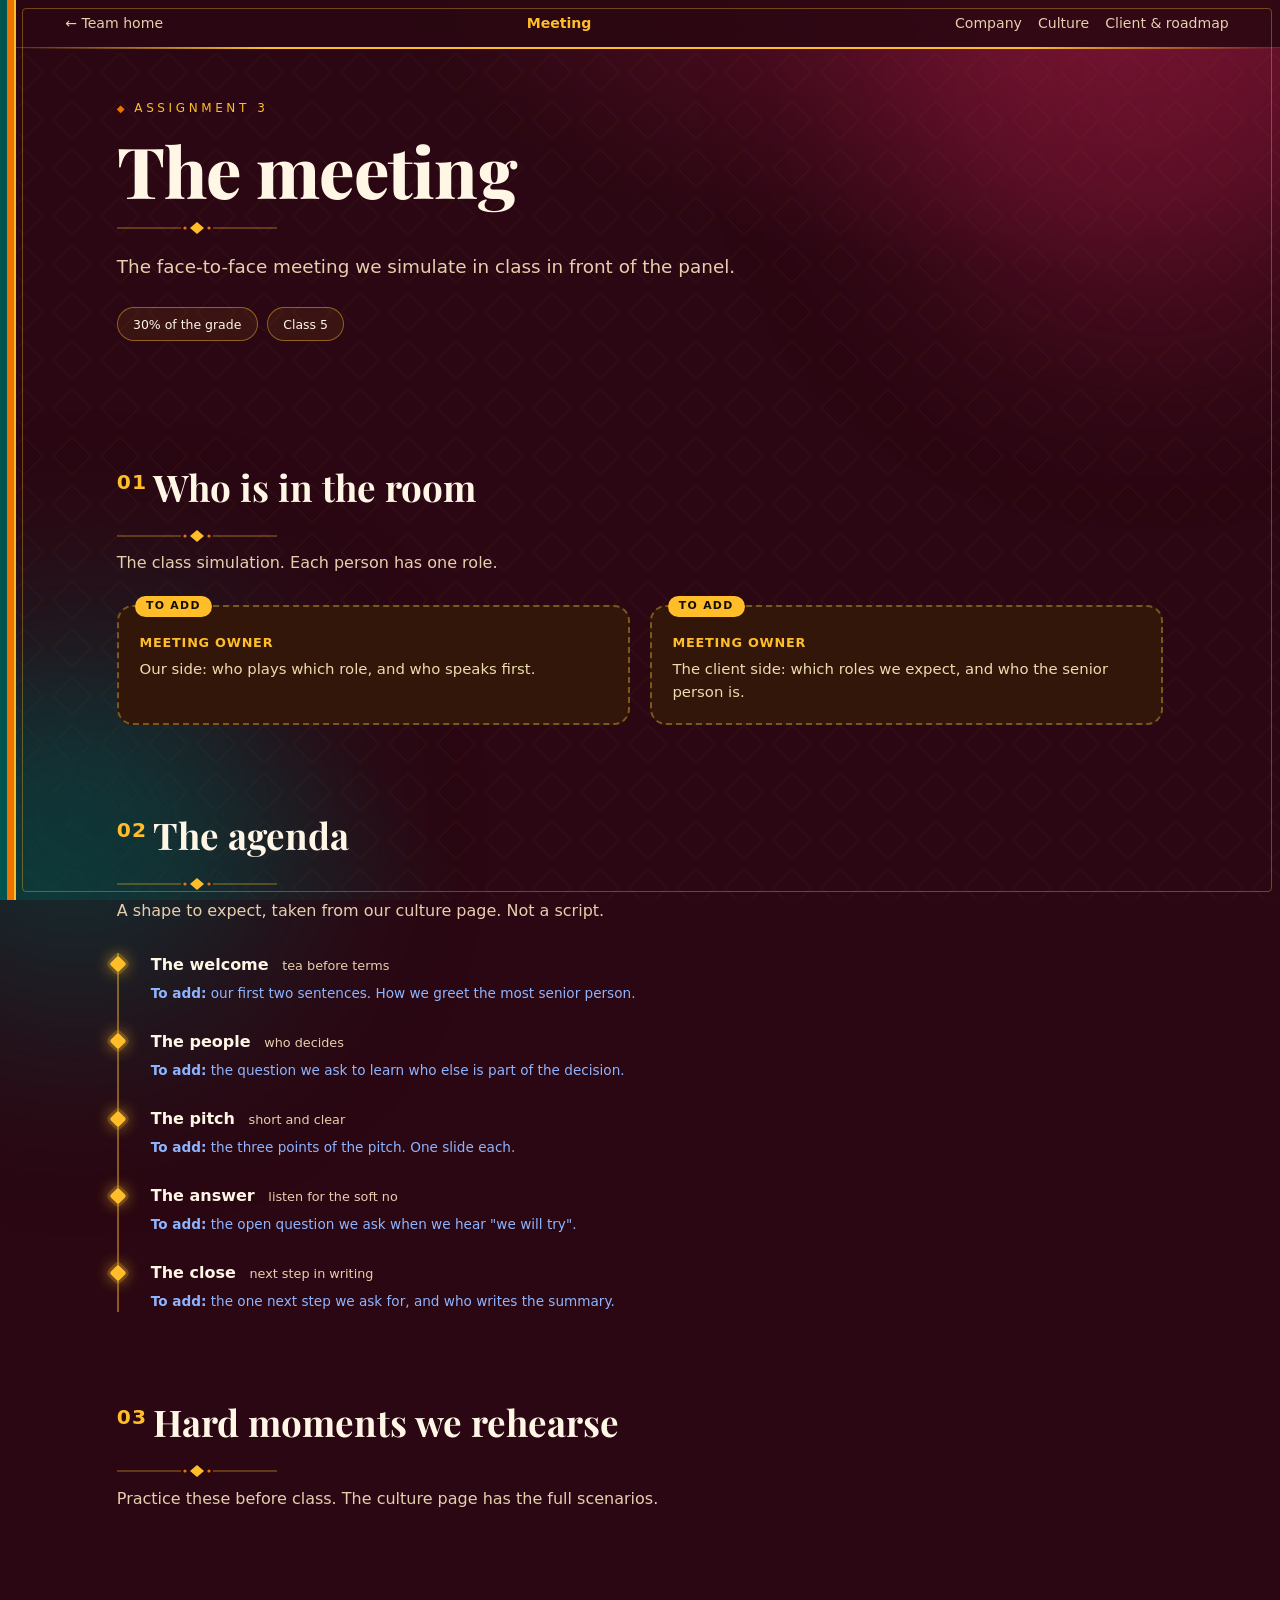
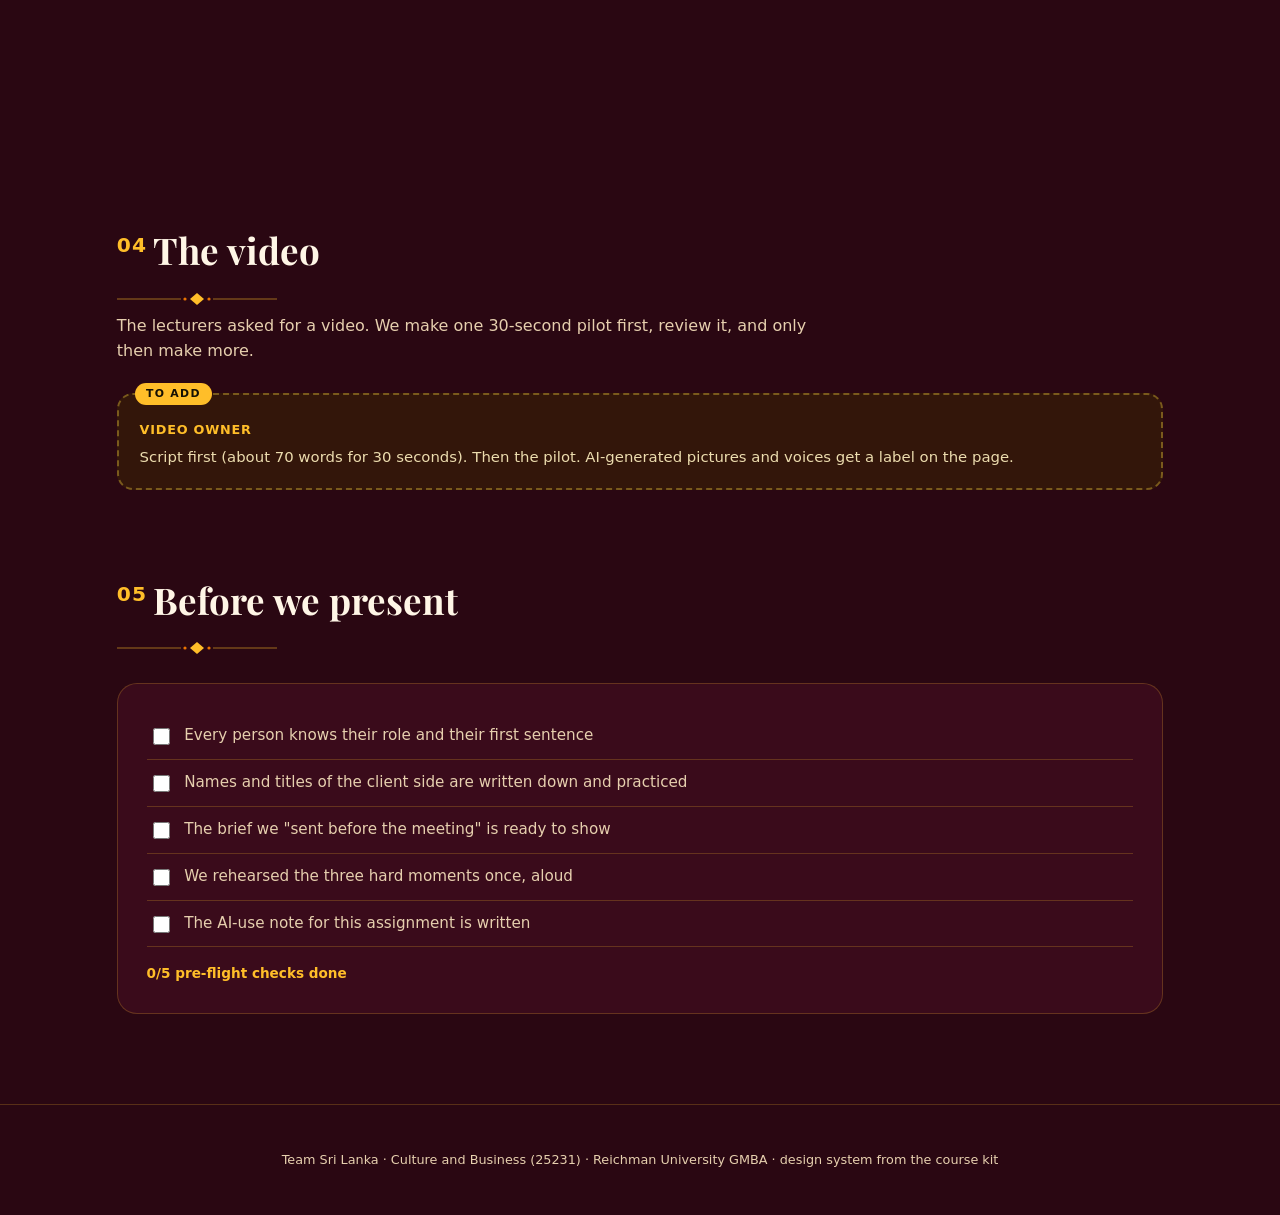
<file: meeting/index.html>
<!DOCTYPE html>
<html lang="en">
<head>
<meta charset="UTF-8">
<meta name="viewport" content="width=device-width, initial-scale=1.0">
<title>The meeting &middot; Team Sri Lanka</title>
<link rel="stylesheet" href="../assets/style.css">
<link rel="stylesheet" href="../assets/team.css">
<style>:root{--a1:#feb700;--a2:#8d153a;--a3:#ff7a59}</style>
</head>
<body>
<div class="progress" id="progress"></div>
<div class="blob" style="width:40vw;height:40vw;background:#8d153a;top:-14vw;right:-10vw;animation:drift 30s ease-in-out infinite alternate"></div>
<div class="blob" style="width:32vw;height:32vw;background:#feb700;bottom:-10vw;left:-10vw;opacity:.16;animation:drift 36s ease-in-out infinite alternate-reverse"></div>
<nav>
  <a href="../index.html">&larr; Team home</a>
  <span class="here">Meeting</span>
  <span class="links"><a href="../company/">Company</a><a href="../culture/">Culture</a><a href="../client/">Client &amp; roadmap</a></span>
</nav>

<header>
  <div class="kicker">Assignment 3</div>
  <h1>The meeting</h1>
  <p class="lede">The face-to-face meeting we simulate in class in front of the panel.</p>
  <div class="hero-chips"><span class="chip">30% of the grade</span><span class="chip">Class 5</span></div>
</header>

<main>

<section class="reveal">
  <h2><span class="n">01</span>Who is in the room</h2>
  <p class="sub">The class simulation. Each person has one role.</p>
  <div class="twocol"><div class="todo"><span class="tag">To add</span><b>Meeting owner</b><p>Our side: who plays which role, and who speaks first.</p></div><div class="todo"><span class="tag">To add</span><b>Meeting owner</b><p>The client side: which roles we expect, and who the senior person is.</p></div></div>
</section>
<section class="reveal">
  <h2><span class="n">02</span>The agenda</h2>
  <p class="sub">A shape to expect, taken from our culture page. Not a script.</p>
  <div class="timeline">
    <div class="tstep"><h4>The welcome <span>tea before terms</span></h4><p class="il"><b>To add:</b> our first two sentences. How we greet the most senior person.</p></div>
    <div class="tstep"><h4>The people <span>who decides</span></h4><p class="il"><b>To add:</b> the question we ask to learn who else is part of the decision.</p></div>
    <div class="tstep"><h4>The pitch <span>short and clear</span></h4><p class="il"><b>To add:</b> the three points of the pitch. One slide each.</p></div>
    <div class="tstep"><h4>The answer <span>listen for the soft no</span></h4><p class="il"><b>To add:</b> the open question we ask when we hear "we will try".</p></div>
    <div class="tstep"><h4>The close <span>next step in writing</span></h4><p class="il"><b>To add:</b> the one next step we ask for, and who writes the summary.</p></div>
  </div>
</section>
<section class="reveal">
  <h2><span class="n">03</span>Hard moments we rehearse</h2>
  <p class="sub">Practice these before class. The culture page has the full scenarios.</p>
  <div class="flip-grid">
    <button class="flip" aria-pressed="false"><span class="flip-inner">
      <span class="face front"><span class="lbl">Moment</span><span class="big">"We will try."</span><span class="hint">flip &#8635;</span></span>
      <span class="face back"><b>To add:</b> our reply. See <a href="../culture/">the culture page</a>, section 04.</span>
    </span></button>
    <button class="flip" aria-pressed="false"><span class="flip-inner">
      <span class="face front"><span class="lbl">Moment</span><span class="big">The senior person states a wrong number</span><span class="hint">flip &#8635;</span></span>
      <span class="face back"><b>To add:</b> what we do in the room, and what we do after.</span>
    </span></button>
    <button class="flip" aria-pressed="false"><span class="flip-inner">
      <span class="face front"><span class="lbl">Moment</span><span class="big">They ask for a lower price</span><span class="hint">flip &#8635;</span></span>
      <span class="face back"><b>To add:</b> what we can give, what we cannot, and who decides on our side.</span>
    </span></button>
  </div>
</section>
<section class="reveal">
  <h2><span class="n">04</span>The video</h2>
  <p class="sub">The lecturers asked for a video. We make one 30-second pilot first, review it, and only then make more.</p>
  <div class="todo"><span class="tag">To add</span><b>Video owner</b><p>Script first (about 70 words for 30 seconds). Then the pilot. AI-generated pictures and voices get a label on the page.</p></div>
</section>
<section class="reveal">
  <h2><span class="n">05</span>Before we present</h2>
  <p class="sub"></p>
  <div class="check">
    <label><input type="checkbox"> Every person knows their role and their first sentence</label>
    <label><input type="checkbox"> Names and titles of the client side are written down and practiced</label>
    <label><input type="checkbox"> The brief we "sent before the meeting" is ready to show</label>
    <label><input type="checkbox"> We rehearsed the three hard moments once, aloud</label>
    <label><input type="checkbox"> The AI-use note for this assignment is written</label>
    <div class="count">0/5 pre-flight checks done</div>
  </div>
</section>

</main>
<footer>Team Sri Lanka &middot; Culture and Business (25231) &middot; Reichman University GMBA &middot; design system from the course kit</footer>
<script src="../assets/engine.js"></script>
</body>
</html>
</file>
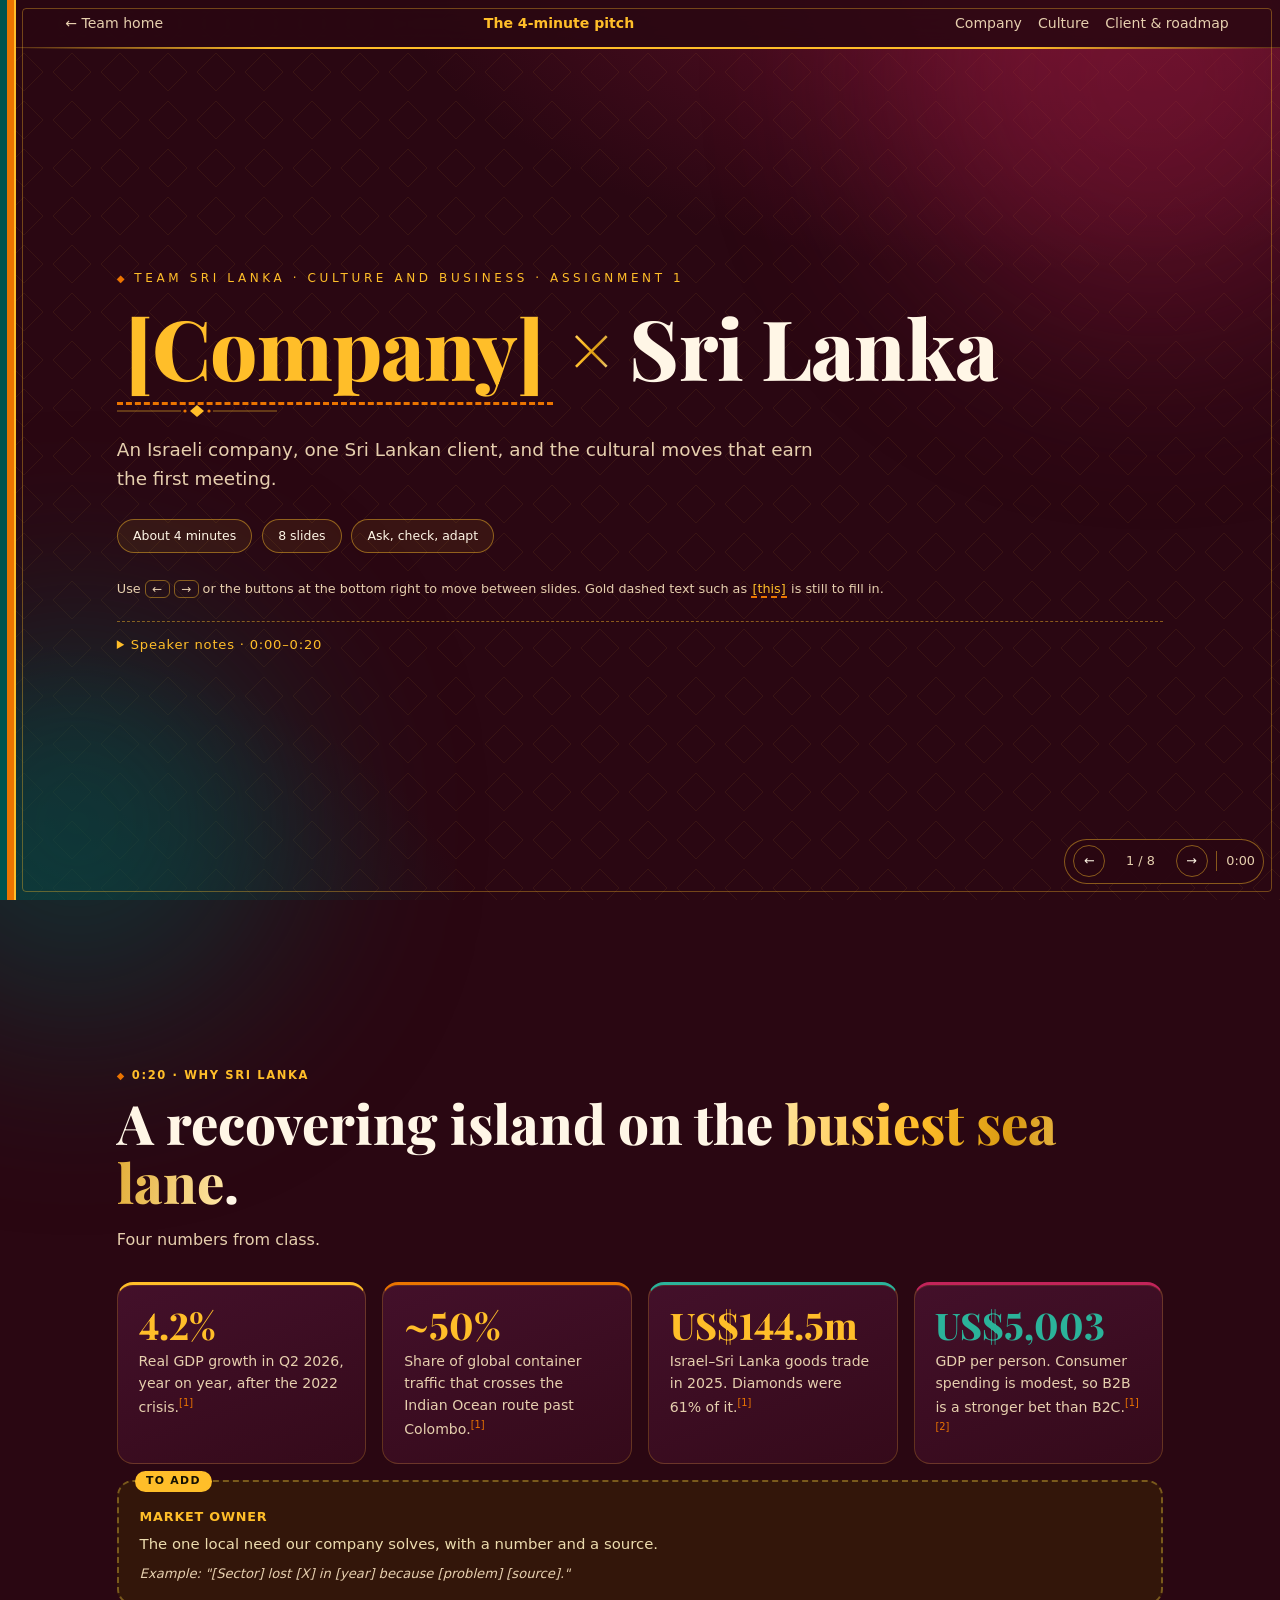
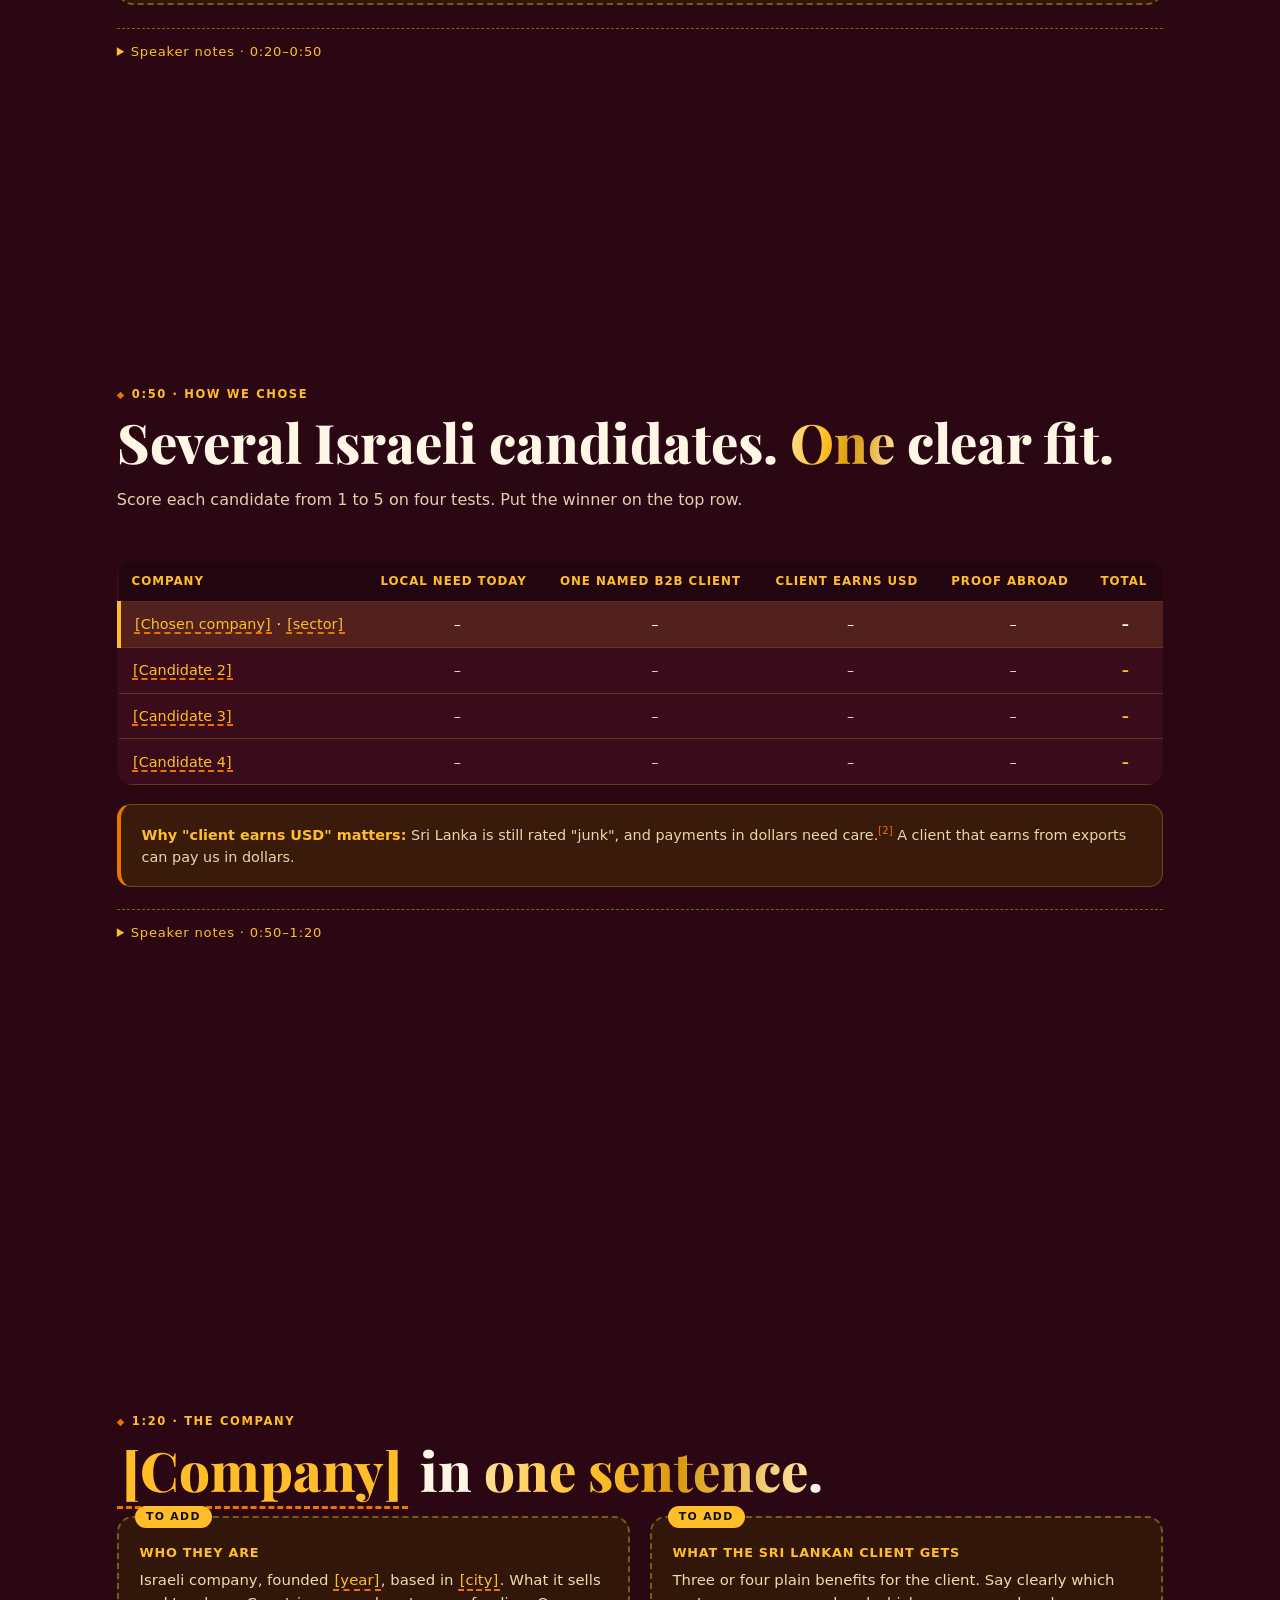
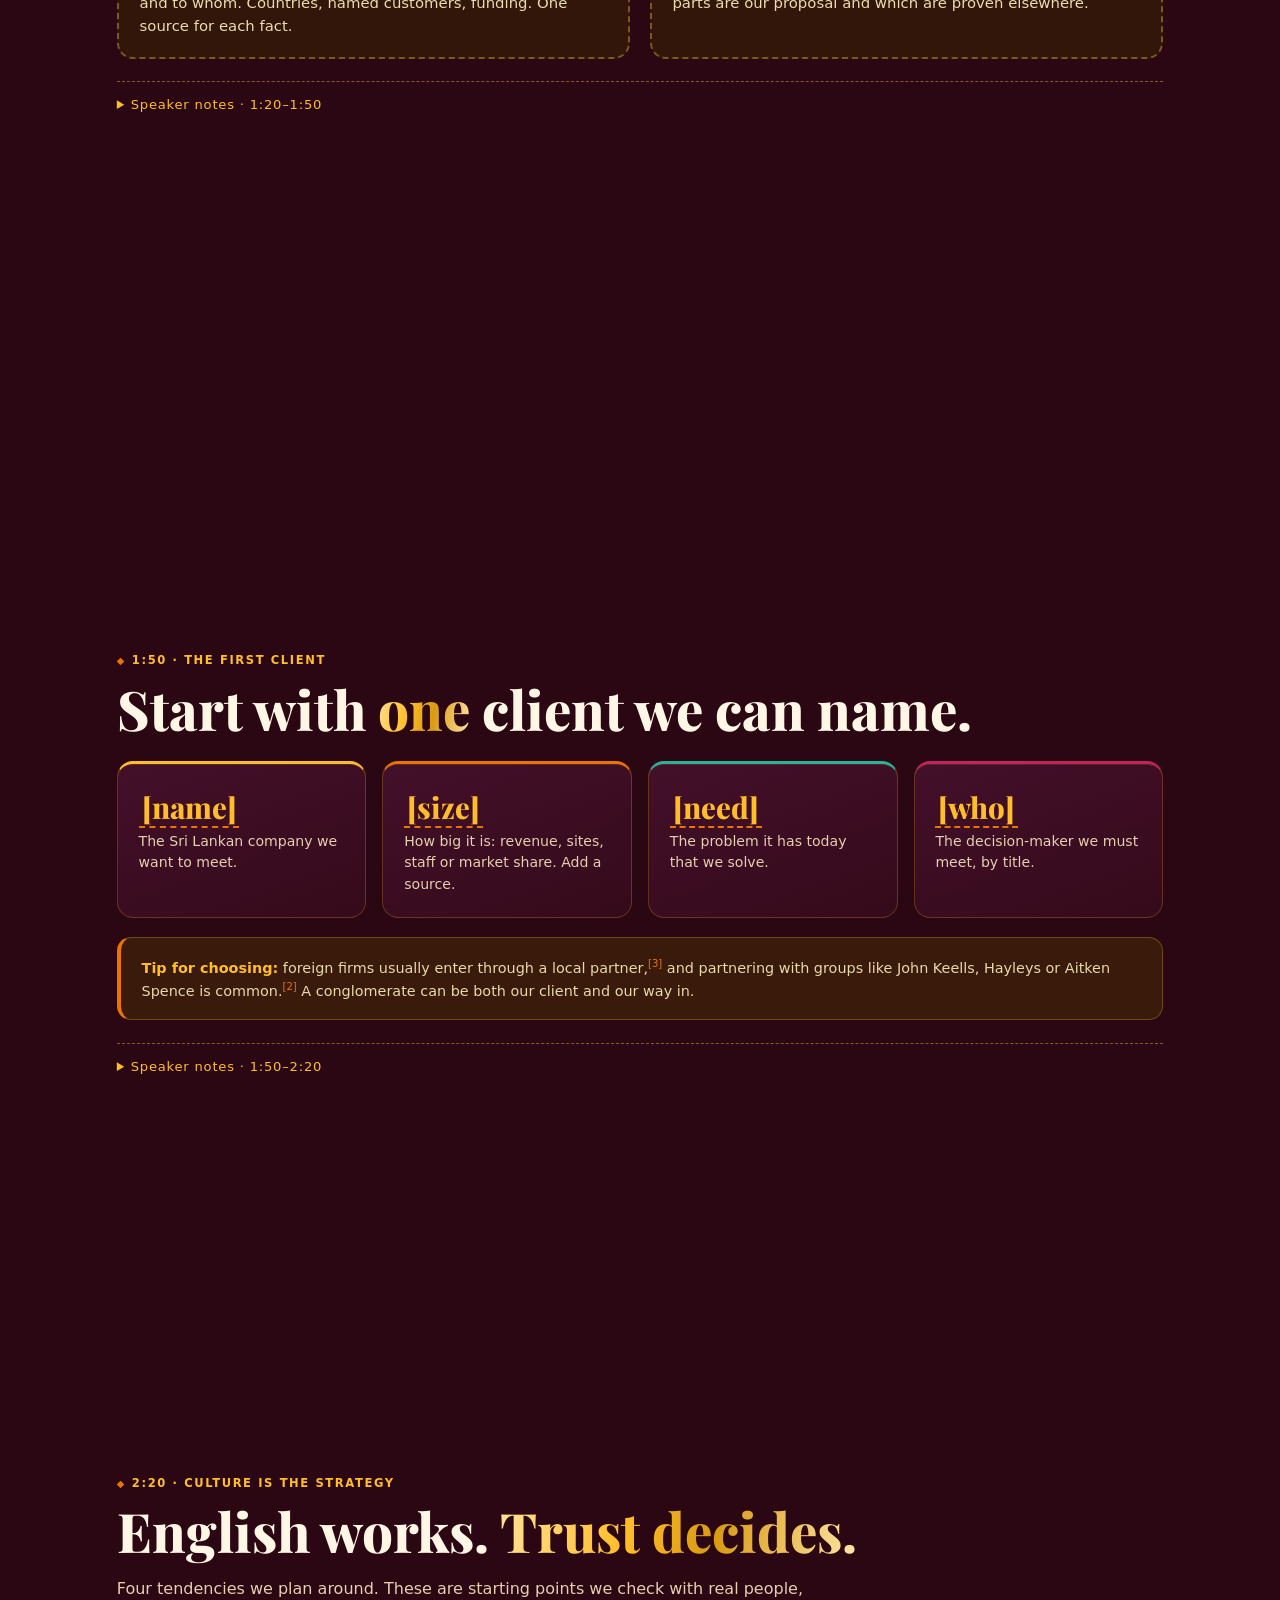
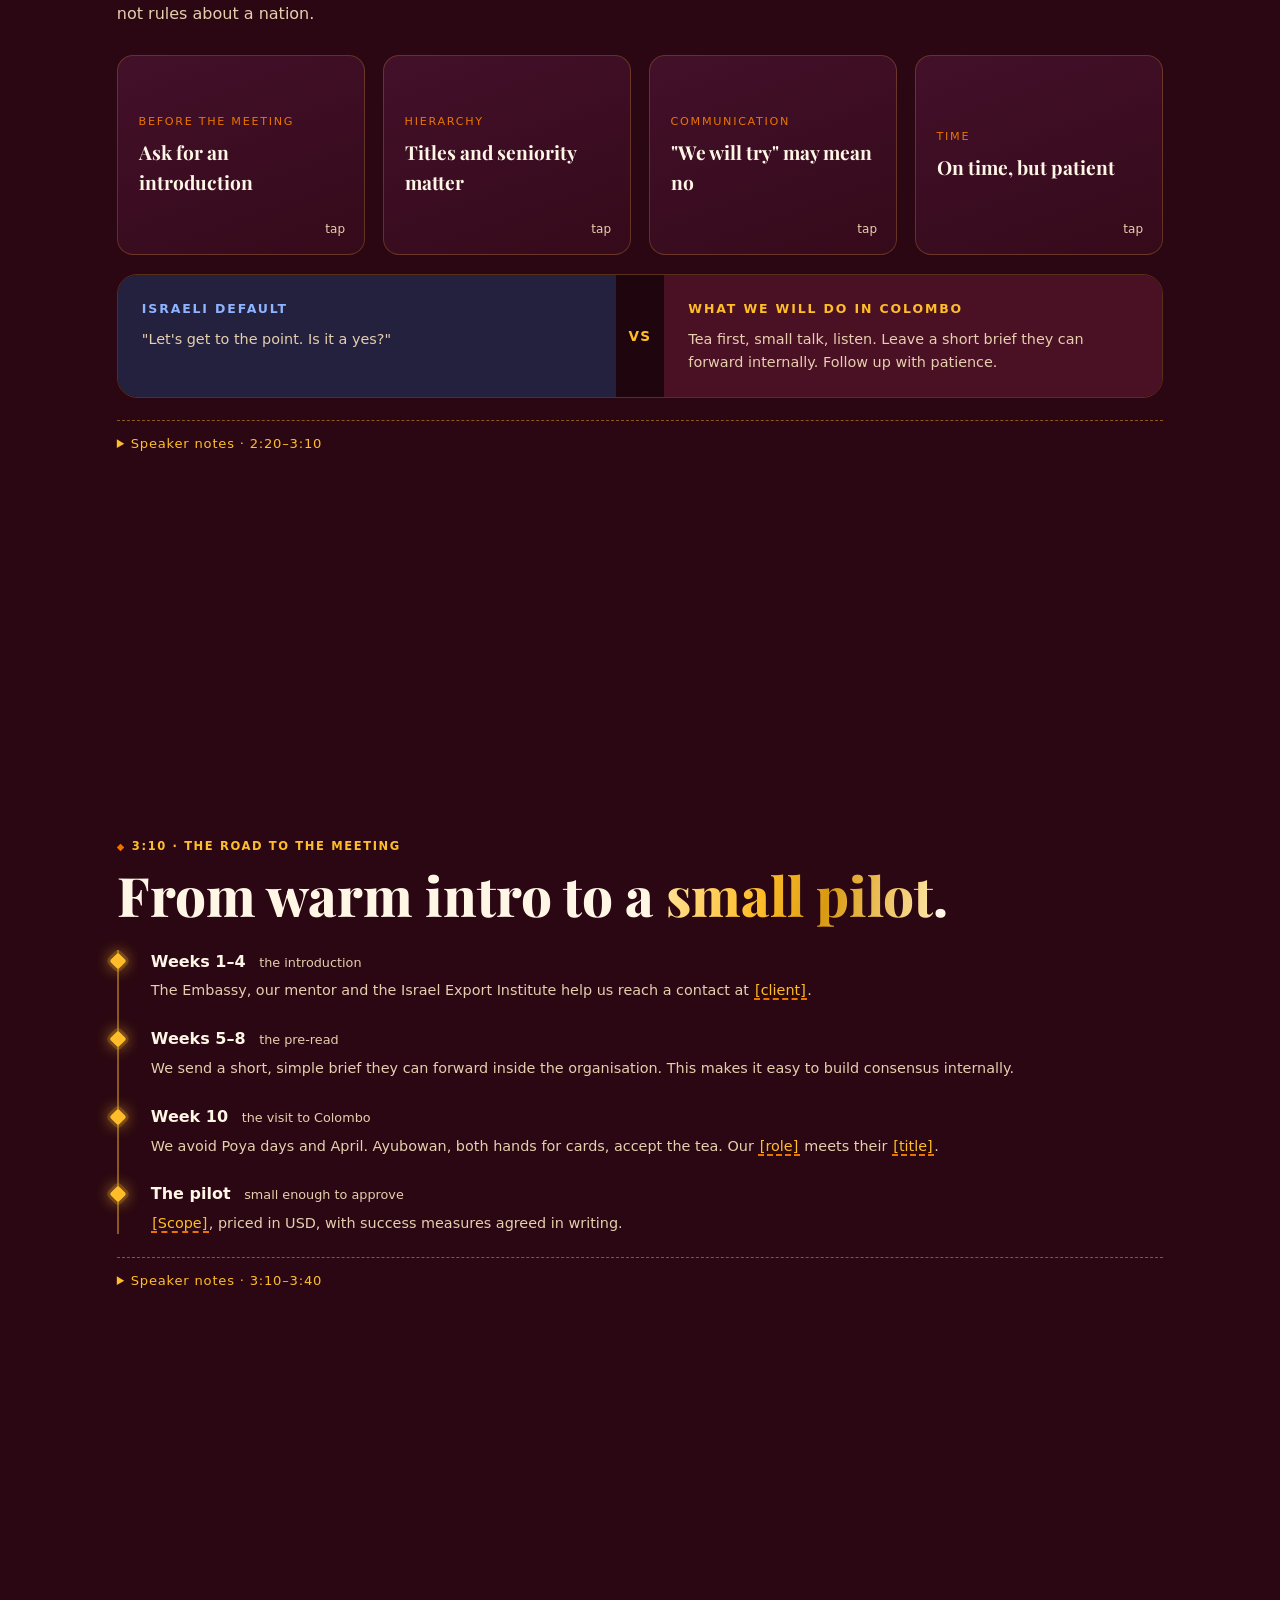
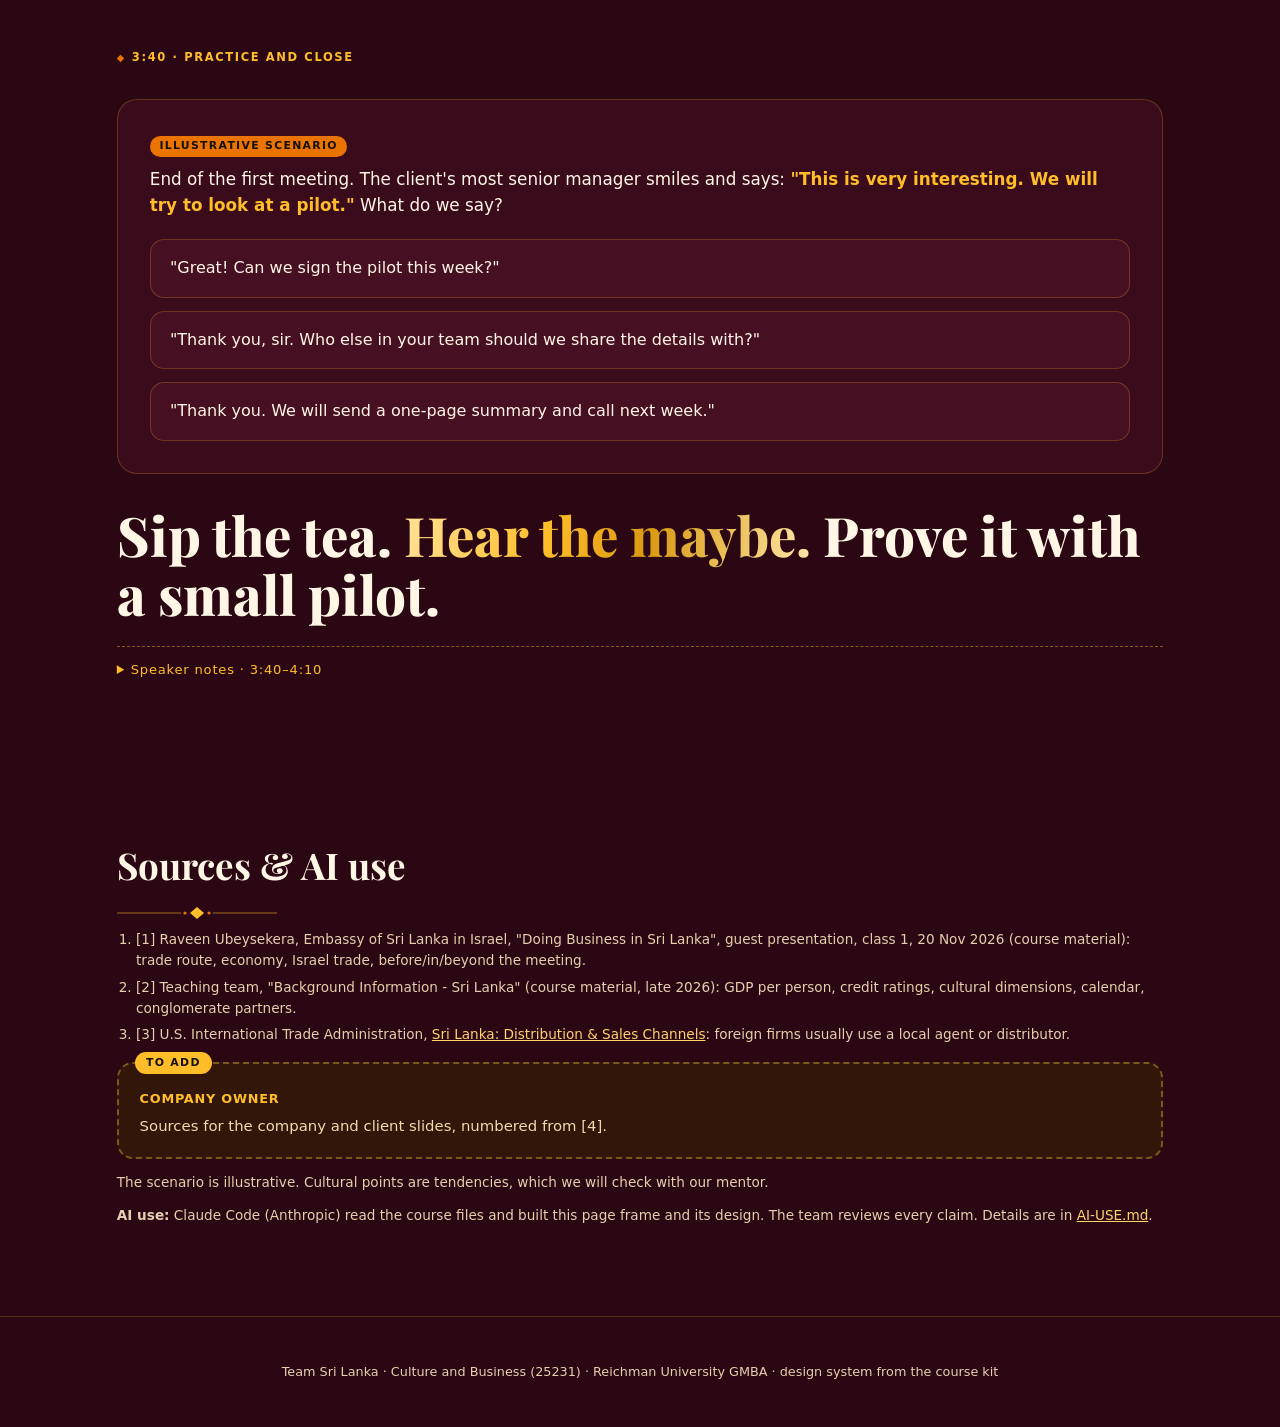
<file: pitch/index.html>
<!DOCTYPE html>
<html lang="en">
<head>
<meta charset="UTF-8">
<meta name="viewport" content="width=device-width, initial-scale=1.0">
<title>Sri Lanka Pitch · Team Sri Lanka</title>
<link rel="stylesheet" href="../assets/style.css">
<link rel="stylesheet" href="../assets/team.css">
<style>
:root{--a1:#feb700;--a2:#8d153a;--a3:#ff7a59;--leaf:#2fb38a}
@media (min-width:900px) and (min-height:640px){html{scroll-snap-type:y proximity}}
.slide{min-height:100vh;display:flex;flex-direction:column;justify-content:center;scroll-snap-align:start;padding:5.5rem 0 4rem;margin-top:0}
.slide>.inner{max-width:1100px}
.when{display:inline-block;color:var(--a1);font-weight:700;font-size:.72rem;letter-spacing:.14em;text-transform:uppercase;margin-bottom:.6rem}
.thesis{font-size:clamp(1.9rem,4.4vw,3.4rem);font-weight:800;line-height:1.08;margin-bottom:1rem}
.thesis em{font-style:normal;color:var(--a1)}
.title-slide h1{font-size:clamp(2.6rem,7vw,5.2rem)}
.title-slide h1 .x{color:var(--a1)}
.stats{display:grid;grid-template-columns:repeat(auto-fit,minmax(210px,1fr));gap:1rem;margin-top:1.4rem}
.stat{background:var(--panel);border:1px solid #232c49;border-radius:16px;padding:1.3rem}
.stat .v{font-size:clamp(1.7rem,3vw,2.3rem);font-weight:800;color:var(--a1);line-height:1.1}
.stat .v.leaf{color:var(--leaf)}
.stat .l{color:var(--muted);font-size:.88rem;margin-top:.35rem}
.matrix{width:100%;border-collapse:collapse;margin-top:1.2rem;font-size:.9rem;background:var(--panel);border-radius:16px;overflow:hidden}
.matrix th,.matrix td{padding:.7rem .8rem;text-align:left;border-bottom:1px solid #1d2542}
.matrix th{color:var(--muted);font-weight:600;font-size:.74rem;letter-spacing:.08em;text-transform:uppercase;background:#0f1424}
.matrix td.n{text-align:center;color:var(--muted)}
.matrix tr.win td{background:rgba(254,183,0,.08);color:var(--ink)}
.matrix tr.win td:first-child{border-left:4px solid var(--a1)}
.matrix .tot{font-weight:800;color:var(--a1);text-align:center}
.tablewrap{overflow-x:auto;-webkit-overflow-scrolling:touch}
.notes{margin-top:1.4rem;border-top:1px dashed #2a3350;padding-top:.8rem}
.notes summary{cursor:pointer;color:var(--muted);font-size:.82rem;letter-spacing:.06em}
.notes p{color:#c9d1ea;font-size:.95rem;margin-top:.6rem;max-width:75ch}
.pill{display:inline-block;background:#1b2340;border:1px solid #2a3350;border-radius:999px;padding:.2rem .7rem;font-size:.75rem;color:var(--muted);margin:.2rem .2rem 0 0}
.label{display:inline-block;font-size:.68rem;font-weight:800;letter-spacing:.12em;text-transform:uppercase;color:#141003;background:var(--warn);border-radius:999px;padding:.12rem .6rem;margin-bottom:.6rem}
.deck-bar{position:fixed;right:1rem;bottom:1rem;z-index:60;display:flex;align-items:center;gap:.5rem;background:rgba(18,23,40,.92);border:1px solid #2a3350;border-radius:999px;padding:.35rem .5rem;font-size:.8rem;color:var(--muted)}
.deck-bar button{background:none;border:1px solid #2a3350;color:var(--ink);border-radius:999px;width:2rem;height:2rem;cursor:pointer;font:inherit}
.deck-bar button:hover{border-color:var(--a1);color:var(--a1)}
.deck-bar .count{min-width:3.4rem;text-align:center;font-variant-numeric:tabular-nums}
.deck-bar .clock{border-left:1px solid #2a3350;padding-left:.6rem;font-variant-numeric:tabular-nums}
.hint-keys{color:var(--muted);font-size:.8rem;margin-top:1.6rem}
.hint-keys kbd{border:1px solid #2a3350;border-radius:6px;padding:.05rem .4rem;font-family:inherit;font-size:.75rem}
@media(max-width:640px){.slide{min-height:auto;padding:4rem 0 2rem}.deck-bar{left:.5rem;right:.5rem;justify-content:center}.matrix{font-size:.8rem}}
</style>
</head>
<body>
<div class="progress" id="progress"></div>
<div class="blob" style="width:40vw;height:40vw;background:#8d153a;top:-14vw;right:-10vw;animation:drift 30s ease-in-out infinite alternate"></div>
<div class="blob" style="width:32vw;height:32vw;background:#feb700;bottom:-10vw;left:-10vw;opacity:.16;animation:drift 36s ease-in-out infinite alternate-reverse"></div>
<nav>
  <a href="../index.html">&larr; Team home</a>
  <span class="here">The 4-minute pitch</span>
  <span class="links"><a href="../company/">Company</a><a href="../culture/">Culture</a><a href="../client/">Client &amp; roadmap</a></span>
</nav>

<main>

<!-- 1 · TITLE -->
<section class="slide title-slide" id="s1">
  <div class="inner">
    <div class="kicker">Team Sri Lanka &middot; Culture and Business &middot; Assignment 1</div>
    <h1><span class="fill">[Company]</span> <span class="x">&times;</span> Sri Lanka</h1>
    <p class="lede">An Israeli company, one Sri Lankan client, and the cultural moves that earn the first meeting.</p>
    <div class="hero-chips"><span class="chip">About 4 minutes</span><span class="chip">8 slides</span><span class="chip">Ask, check, adapt</span></div>
    <p class="hint-keys">Use <kbd>&larr;</kbd> <kbd>&rarr;</kbd> or the buttons at the bottom right to move between slides. Gold dashed text such as <span class="fill">[this]</span> is still to fill in.</p>
    <details class="notes"><summary>Speaker notes &middot; 0:00–0:20</summary><p>Ayubowan. We are Team Sri Lanka. In four minutes: why Sri Lanka, why we picked <span class="fill">[company]</span>, who our first client is, and the cultural moves that get us into the room.</p></details>
  </div>
</section>

<!-- 2 · WHY SRI LANKA -->
<section class="slide reveal" id="s2">
  <div class="inner">
    <span class="when">0:20 · Why Sri Lanka</span>
    <p class="thesis">A recovering island on the <em>busiest sea lane</em>.</p>
    <p class="sub">Four numbers from class.</p>
    <div class="stats">
      <div class="stat"><div class="v">4.2%</div><div class="l">Real GDP growth in Q2 2026, year on year, after the 2022 crisis.<sup class="src">[1]</sup></div></div>
      <div class="stat"><div class="v">~50%</div><div class="l">Share of global container traffic that crosses the Indian Ocean route past Colombo.<sup class="src">[1]</sup></div></div>
      <div class="stat"><div class="v">US$144.5m</div><div class="l">Israel–Sri Lanka goods trade in 2025. Diamonds were 61% of it.<sup class="src">[1]</sup></div></div>
      <div class="stat"><div class="v leaf">US$5,003</div><div class="l">GDP per person. Consumer spending is modest, so B2B is a stronger bet than B2C.<sup class="src">[1][2]</sup></div></div>
    </div>
    <div class="todo"><span class="tag">To add</span><b>Market owner</b><p>The one local need our company solves, with a number and a source.</p><span class="eg">Example: "[Sector] lost [X] in [year] because [problem] [source]."</span></div>
    <details class="notes"><summary>Speaker notes &middot; 0:20–0:50</summary><p>Sri Lanka is growing again after the 2022 crisis. It sits on the sea lane that carries about half of the world's container traffic. Trade with Israel is still small, and most of it is diamonds. Consumer spending is modest, so we sell to businesses. The local need we answer is <span class="fill">[need]</span>.</p></details>
  </div>
</section>

<!-- 3 · HOW WE CHOSE -->
<section class="slide reveal" id="s3">
  <div class="inner">
    <span class="when">0:50 · How we chose</span>
    <p class="thesis">Several Israeli candidates. <em>One</em> clear fit.</p>
    <p class="sub">Score each candidate from 1 to 5 on four tests. Put the winner on the top row.</p>
    <div class="tablewrap">
    <table class="matrix">
      <thead><tr><th>Company</th><th>Local need today</th><th>One named B2B client</th><th>Client earns USD</th><th>Proof abroad</th><th>Total</th></tr></thead>
      <tbody>
        <tr class="win"><td><span class="fill">[Chosen company]</span> &middot; <span class="fill">[sector]</span></td><td class="n">&ndash;</td><td class="n">&ndash;</td><td class="n">&ndash;</td><td class="n">&ndash;</td><td class="tot">&ndash;</td></tr>
        <tr><td><span class="fill">[Candidate 2]</span></td><td class="n">&ndash;</td><td class="n">&ndash;</td><td class="n">&ndash;</td><td class="n">&ndash;</td><td class="tot">&ndash;</td></tr>
        <tr><td><span class="fill">[Candidate 3]</span></td><td class="n">&ndash;</td><td class="n">&ndash;</td><td class="n">&ndash;</td><td class="n">&ndash;</td><td class="tot">&ndash;</td></tr>
        <tr><td><span class="fill">[Candidate 4]</span></td><td class="n">&ndash;</td><td class="n">&ndash;</td><td class="n">&ndash;</td><td class="n">&ndash;</td><td class="tot">&ndash;</td></tr>
      </tbody>
    </table>
    </div>
    <div class="notice"><b>Why "client earns USD" matters:</b> Sri Lanka is still rated "junk", and payments in dollars need care.<sup class="src">[2]</sup> A client that earns from exports can pay us in dollars.</div>
    <details class="notes"><summary>Speaker notes &middot; 0:50–1:20</summary><p>We compared <span class="fill">[number]</span> Israeli companies on four business tests. <span class="fill">[Company]</span> won because <span class="fill">[one-line reason]</span>.</p></details>
  </div>
</section>

<!-- 4 · THE COMPANY -->
<section class="slide reveal" id="s4">
  <div class="inner">
    <span class="when">1:20 · The company</span>
    <p class="thesis"><span class="fill">[Company]</span> in <em>one sentence</em>.</p>
    <div class="twocol">
      <div class="todo"><span class="tag">To add</span><b>Who they are</b><p>Israeli company, founded <span class="fill">[year]</span>, based in <span class="fill">[city]</span>. What it sells and to whom. Countries, named customers, funding. One source for each fact.</p></div>
      <div class="todo"><span class="tag">To add</span><b>What the Sri Lankan client gets</b><p>Three or four plain benefits for the client. Say clearly which parts are our proposal and which are proven elsewhere.</p></div>
    </div>
    <details class="notes"><summary>Speaker notes &middot; 1:20–1:50</summary><p><span class="fill">[Company]</span> is an Israeli <span class="fill">[sector]</span> company. It already works with <span class="fill">[customers]</span>. For a Sri Lankan client, that means <span class="fill">[benefit]</span>.</p></details>
  </div>
</section>

<!-- 5 · THE CLIENT -->
<section class="slide reveal" id="s5">
  <div class="inner">
    <span class="when">1:50 · The first client</span>
    <p class="thesis">Start with <em>one</em> client we can name.</p>
    <div class="stats">
      <div class="stat"><div class="v"><span class="fill">[name]</span></div><div class="l">The Sri Lankan company we want to meet.</div></div>
      <div class="stat"><div class="v"><span class="fill">[size]</span></div><div class="l">How big it is: revenue, sites, staff or market share. Add a source.</div></div>
      <div class="stat"><div class="v"><span class="fill">[need]</span></div><div class="l">The problem it has today that we solve.</div></div>
      <div class="stat"><div class="v leaf"><span class="fill">[who]</span></div><div class="l">The decision-maker we must meet, by title.</div></div>
    </div>
    <div class="notice"><b>Tip for choosing:</b> foreign firms usually enter through a local partner,<sup class="src">[3]</sup> and partnering with groups like John Keells, Hayleys or Aitken Spence is common.<sup class="src">[2]</sup> A conglomerate can be both our client and our way in.</div>
    <details class="notes"><summary>Speaker notes &middot; 1:50–2:20</summary><p>Our first client is <span class="fill">[client]</span>. It is a good first step because <span class="fill">[reason]</span>, and it can also be our local partner.</p></details>
  </div>
</section>

<!-- 6 · CULTURE AS STRATEGY -->
<section class="slide reveal" id="s6">
  <div class="inner">
    <span class="when">2:20 · Culture is the strategy</span>
    <p class="thesis">English works. <em>Trust decides.</em></p>
    <p class="sub">Four tendencies we plan around. These are starting points we check with real people, not rules about a nation.</p>
    <div class="flip-grid">
      <button class="flip" aria-pressed="false"><div class="flip-inner"><div class="face front"><span class="lbl">Before the meeting</span><span class="big">Ask for an introduction</span><span class="hint">tap</span></div><div class="face back"><p>A mutual contact explains why the meeting is worth having.<sup class="src">[1]</sup> <b>Our move:</b> ask the Embassy of Sri Lanka in Israel and our mentor for a warm intro. No cold emails.</p></div></div></button>
      <button class="flip" aria-pressed="false"><div class="flip-inner"><div class="face front"><span class="lbl">Hierarchy</span><span class="big">Titles and seniority matter</span><span class="hint">tap</span></div><div class="face back"><p>Power distance is high, and decisions tend to come from the top.<sup class="src">[2]</sup> <b>Our move:</b> greet the most senior person first, say "Mr." or "Sir", and send someone of matching rank.</p></div></div></button>
      <button class="flip" aria-pressed="false"><div class="flip-inner"><div class="face front"><span class="lbl">Communication</span><span class="big">"We will try" may mean no</span><span class="hint">tap</span></div><div class="face back"><p>People often avoid a direct no, and very direct questions can sound rude.<sup class="src">[1][2]</sup> <b>Our move:</b> ask soft, open questions. Agree next steps in writing after the meeting.</p></div></div></button>
      <button class="flip" aria-pressed="false"><div class="flip-inner"><div class="face front"><span class="lbl">Time</span><span class="big">On time, but patient</span><span class="hint">tap</span></div><div class="face back"><p>Arrive on time, even if the meeting starts late. Raise deadlines early.<sup class="src">[1]</sup> Avoid Poya days and mid-April New Year.<sup class="src">[2]</sup> <b>Our move:</b> plan in seasons, not sprints.</p></div></div></button>
    </div>
    <div class="vs">
      <div class="il"><h5>Israeli default</h5><p>"Let's get to the point. Is it a yes?"</p></div>
      <div class="mid">VS</div>
      <div class="there"><h5>What we will do in Colombo</h5><p>Tea first, small talk, listen. Leave a short brief they can forward internally. Follow up with patience.</p></div>
    </div>
    <details class="notes"><summary>Speaker notes &middot; 2:20–3:10</summary><p>Here the Israeli instinct works against us. The diplomat told us: get an introduction, dress to show respect, phrase questions with care, and expect a longer turnaround. So we arrive through a warm intro, greet the most senior person first, and treat "we will try" as a maybe to explore. We never push for a yes in the room.</p></details>
  </div>
</section>

<!-- 7 · ROADMAP -->
<section class="slide reveal" id="s7">
  <div class="inner">
    <span class="when">3:10 · The road to the meeting</span>
    <p class="thesis">From warm intro to a <em>small pilot</em>.</p>
    <div class="timeline">
      <div class="tstep"><h4>Weeks 1–4 <span>the introduction</span></h4><p>The Embassy, our mentor and the Israel Export Institute help us reach a contact at <span class="fill">[client]</span>.</p></div>
      <div class="tstep"><h4>Weeks 5–8 <span>the pre-read</span></h4><p>We send a short, simple brief they can forward inside the organisation. This makes it easy to build consensus internally.</p></div>
      <div class="tstep"><h4>Week 10 <span>the visit to Colombo</span></h4><p>We avoid Poya days and April. Ayubowan, both hands for cards, accept the tea. Our <span class="fill">[role]</span> meets their <span class="fill">[title]</span>.</p></div>
      <div class="tstep"><h4>The pilot <span>small enough to approve</span></h4><p><span class="fill">[Scope]</span>, priced in USD, with success measures agreed in writing.</p></div>
    </div>
    <details class="notes"><summary>Speaker notes &middot; 3:10–3:40</summary><p>Our roadmap is slow on purpose. First the introduction, then a short pre-read they can share inside the organisation, then the visit to Colombo, timed around Poya days. We ask for something small: <span class="fill">[pilot]</span>. Small enough to approve, big enough to prove the value.</p></details>
  </div>
</section>

<!-- 8 · SCENARIO + CLOSE -->
<section class="slide reveal" id="s8">
  <div class="inner">
    <span class="when">3:40 · Practice and close</span>
    <div class="scenario">
      <span class="label">Illustrative scenario</span>
      <p class="sit">End of the first meeting. The client's most senior manager smiles and says: <b>"This is very interesting. We will try to look at a pilot."</b> What do we say?</p>
      <div class="opts">
        <button class="opt">"Great! Can we sign the pilot this week?"<span class="fb"><b>Tradeoff:</b> it shows energy, but it pushes for a yes in public and risks embarrassing them. Their "try" may become a quiet no.</span></button>
        <button class="opt">"Thank you, sir. Who else in your team should we share the details with?"<span class="fb"><b>Tradeoff:</b> it is slower, but it respects the hierarchy, maps who decides, and gives them a way forward that saves face.</span></button>
        <button class="opt">"Thank you. We will send a one-page summary and call next week."<span class="fb"><b>Tradeoff:</b> it is polite and builds momentum, but it may miss the people who really decide. It works best together with the second option.</span></button>
      </div>
      <div class="debrief"><b>Our pick:</b> the second option, then the third. Find the decision path, then follow up in writing, with patience.</div>
    </div>
    <p class="thesis" style="margin-top:2rem">Sip the tea. <em>Hear the maybe.</em> Prove it with a small pilot.</p>
    <details class="notes"><summary>Speaker notes &middot; 3:40–4:10</summary><p>A last test. If they say "we will try", we do not ask for a signature. We ask who else should be involved, and we follow up in writing. Our message in one line: sip the tea, hear the maybe, and prove it with a small pilot. Thank you. Bohoma sthuthi.</p></details>
  </div>
</section>

<!-- SOURCES -->
<section class="reveal" id="sources" style="margin-top:4vh">
  <h2>Sources &amp; AI use</h2>
  <div class="sources">
    <ol>
      <li>[1] Raveen Ubeysekera, Embassy of Sri Lanka in Israel, "Doing Business in Sri Lanka", guest presentation, class 1, 20 Nov 2026 (course material): trade route, economy, Israel trade, before/in/beyond the meeting.</li>
      <li>[2] Teaching team, "Background Information - Sri Lanka" (course material, late 2026): GDP per person, credit ratings, cultural dimensions, calendar, conglomerate partners.</li>
      <li>[3] U.S. International Trade Administration, <a href="https://www.trade.gov/country-commercial-guides/sri-lanka-distribution-and-sales-channels">Sri Lanka: Distribution &amp; Sales Channels</a>: foreign firms usually use a local agent or distributor.</li>
    </ol>
    <div class="todo"><span class="tag">To add</span><b>Company owner</b><p>Sources for the company and client slides, numbered from [4].</p></div>
    <p style="margin-top:.8rem">The scenario is illustrative. Cultural points are tendencies, which we will check with our mentor.</p>
    <p style="margin-top:.8rem"><b>AI use:</b> Claude Code (Anthropic) read the course files and built this page frame and its design. The team reviews every claim. Details are in <a href="https://github.com/IlanaGutman/gmba-sri-lanka/blob/main/AI-USE.md">AI-USE.md</a>.</p>
  </div>
</section>

</main>

<div class="deck-bar" aria-label="Slide controls">
  <button id="prev" aria-label="Previous slide">&larr;</button>
  <span class="count" id="count">1 / 8</span>
  <button id="next" aria-label="Next slide">&rarr;</button>
  <span class="clock" id="clock" title="Click to start or reset the talk timer" style="cursor:pointer">0:00</span>
</div>
<footer>Team Sri Lanka &middot; Culture and Business (25231) &middot; Reichman University GMBA &middot; design system from the course kit</footer>
<script src="../assets/engine.js"></script>
<script>
(function(){
  var slides=[].slice.call(document.querySelectorAll('.slide'));
  var cur=0,count=document.getElementById('count');
  var navUntil=0; // while a button/key scroll animates, keep the target slide as current
  function show(i){cur=Math.max(0,Math.min(slides.length-1,i));navUntil=Date.now()+900;count.textContent=(cur+1)+' / '+slides.length;slides[cur].scrollIntoView({behavior:'smooth',block:'start'});}
  document.getElementById('prev').onclick=function(){show(cur-1)};
  document.getElementById('next').onclick=function(){show(cur+1)};
  addEventListener('keydown',function(e){
    if(e.target.closest&&e.target.closest('input,textarea'))return;
    if(e.key==='ArrowRight'||e.key==='PageDown'){e.preventDefault();show(cur+1)}
    if(e.key==='ArrowLeft'||e.key==='PageUp'){e.preventDefault();show(cur-1)}
  });
  // current slide = the last one whose top has passed the upper third of the screen
  function sync(){
    if(Date.now()<navUntil)return;
    var line=innerHeight/3,i=0;
    slides.forEach(function(s,k){if(s.getBoundingClientRect().top<=line)i=k;});
    cur=i;count.textContent=(cur+1)+' / '+slides.length;
  }
  addEventListener('scroll',sync,{passive:true});addEventListener('resize',sync);sync();
  // talk timer: click to start, click again to reset
  var clock=document.getElementById('clock'),t0=null,tick=null;
  clock.onclick=function(){
    if(tick){clearInterval(tick);tick=null;clock.textContent='0:00';clock.style.color='';return;}
    t0=Date.now();tick=setInterval(function(){var s=Math.floor((Date.now()-t0)/1000);clock.textContent=Math.floor(s/60)+':'+('0'+s%60).slice(-2);clock.style.color=s>300?'var(--bad)':s>240?'var(--warn)':'var(--good)';},500);
  };
})();
</script>
</body>
</html>
</file>
<file: assets/style.css>
/* Business Without Borders - shared design system */
:root{
  --bg:#0a0d16; --panel:#121728; --panel2:#171f36; --ink:#f2f5ff; --muted:#9aa5c4;
  --a1:#fcd116; --a2:#ce1126; --a3:#2f6fd6; /* country accents, overridden per page */
  --good:#2fd98a; --warn:#ffc857; --bad:#ff5f6b;
}
*{margin:0;padding:0;box-sizing:border-box}
html{scroll-behavior:smooth}
body{background:var(--bg);color:var(--ink);font-family:"Segoe UI",system-ui,-apple-system,sans-serif;overflow-x:hidden;line-height:1.55}
.progress{position:fixed;top:0;left:0;height:3px;width:0;background:linear-gradient(90deg,var(--a1),var(--a2));z-index:99}
.blob{position:fixed;border-radius:50%;filter:blur(100px);opacity:.25;z-index:0;pointer-events:none}
@keyframes drift{from{transform:translate(0,0)}to{transform:translate(-5vw,6vh) scale(1.1)}}
nav{position:fixed;top:0;left:0;right:0;z-index:50;display:flex;justify-content:space-between;align-items:center;padding:.8rem 4vw;background:rgba(10,13,22,.78);backdrop-filter:blur(12px);border-bottom:1px solid #1d2542;font-size:.88rem}
nav a{color:var(--muted);text-decoration:none}
nav a:hover{color:var(--ink)}
nav .here{color:var(--a1);font-weight:600}
nav .links{display:flex;gap:1rem;flex-wrap:wrap}
@media(max-width:640px){nav .links{display:none}}
header{position:relative;z-index:1;padding:11vh 6vw 4vh;max-width:1200px;margin:0 auto}
.kicker{letter-spacing:.3em;text-transform:uppercase;color:var(--a1);font-size:.75rem;margin-bottom:1rem}
h1{font-size:clamp(2.4rem,6vw,4.4rem);font-weight:800;line-height:1.05}
.lede{margin-top:1.2rem;color:var(--muted);font-size:clamp(1rem,1.5vw,1.15rem);max-width:62ch}
.hero-chips{display:flex;gap:.6rem;flex-wrap:wrap;margin-top:1.6rem}
.chip{border:1px solid #2a3350;border-radius:999px;padding:.4rem .95rem;font-size:.78rem;color:var(--muted)}
.vo{margin-top:1.8rem;display:inline-flex;align-items:center;gap:.8rem;background:var(--panel);border:1px solid #2a3350;border-radius:999px;padding:.7rem 1.4rem;cursor:pointer;color:var(--ink);font-size:.92rem}
.vo.soon{cursor:default;opacity:.55}
.vo.soon:hover{border-color:#2a3350}
.vo:hover{border-color:var(--a1)}
.vo .dot{width:.7rem;height:.7rem;border-radius:50%;background:var(--a1)}
main{position:relative;z-index:1;max-width:1200px;margin:0 auto;padding:0 6vw 10vh}
section{margin-top:9vh}
h2{font-size:clamp(1.6rem,3vw,2.3rem);font-weight:700;margin-bottom:.6rem}
h2 .n{color:var(--a1);font-size:.55em;vertical-align:super;margin-right:.4rem}
.sub{color:var(--muted);max-width:70ch;margin-bottom:1.8rem}
.reveal{opacity:0;transform:translateY(24px);transition:opacity .7s ease,transform .7s cubic-bezier(.2,.8,.2,1)}
.reveal.in{opacity:1;transform:none}
.twocol{display:grid;grid-template-columns:repeat(auto-fit,minmax(280px,1fr));gap:1.2rem}
.fact{background:var(--panel);border:1px solid #232c49;border-radius:16px;padding:1.4rem}
.fact h4{font-size:1.02rem;margin-bottom:.5rem}
.fact h4 .em{color:var(--a1)}
.fact p,.fact li{color:var(--muted);font-size:.92rem}
.fact ul{padding-left:1.1rem}
.fact li{margin:.3rem 0}
sup.src{color:var(--a3);font-size:.7em;cursor:pointer}
/* tabs */
.tabs{display:flex;gap:.5rem;flex-wrap:wrap;margin-bottom:1.2rem}
.tab{background:var(--panel);border:1px solid #2a3350;color:var(--muted);border-radius:999px;padding:.5rem 1.1rem;cursor:pointer;font:inherit;font-size:.88rem}
.tab[aria-selected="true"]{border-color:var(--a1);color:var(--a1)}
.tabpane{display:none;background:var(--panel);border:1px solid #232c49;border-radius:16px;padding:1.6rem}
.tabpane.show{display:block}
.tabpane p{color:var(--muted);font-size:.95rem}
.tabpane b{color:var(--ink)}
/* flip cards */
.flip-grid{display:grid;grid-template-columns:repeat(auto-fit,minmax(230px,1fr));gap:1.1rem}
.flip{display:block;width:100%;perspective:1200px;cursor:pointer;background:none;border:none;padding:0;text-align:left;font:inherit;color:inherit}
.flip-inner{display:grid;width:100%;transition:transform .7s cubic-bezier(.3,.9,.3,1);transform-style:preserve-3d}
.flip[aria-pressed="true"] .flip-inner{transform:rotateY(180deg)}
.face{grid-area:1/1;position:relative;display:flex;min-height:200px;backface-visibility:hidden;-webkit-backface-visibility:hidden;border-radius:16px;padding:1.3rem;flex-direction:column;justify-content:center;gap:.5rem;border:1px solid #232c49}
.front{background:var(--panel)}
.front .lbl{font-size:.7rem;letter-spacing:.15em;text-transform:uppercase;color:var(--muted)}
.front .big{font-size:1.2rem;font-weight:700}
.front .hint{position:absolute;bottom:1rem;right:1.2rem;font-size:.75rem;color:var(--muted)}
.back{background:var(--panel2);transform:rotateY(180deg);font-size:.87rem;color:var(--muted)}
.back b{color:var(--ink)}
/* scenarios: every option defensible, feedback = tradeoffs */
.scenario{background:var(--panel);border:1px solid #232c49;border-radius:20px;padding:2rem;margin-top:1.4rem}
.scenario .sit{font-size:1.05rem;margin-bottom:1.3rem}
.scenario .sit b{color:var(--a1)}
.opts{display:grid;gap:.8rem}
.opt{background:var(--panel2);border:1px solid #2a3350;border-radius:14px;padding:1rem 1.2rem;cursor:pointer;font:inherit;color:var(--ink);text-align:left;transition:border-color .2s,transform .2s}
.opt:hover:not(:disabled){border-color:var(--a1);transform:translateX(6px)}
.opt:disabled{cursor:default;opacity:.7}
.opt.picked{border-color:var(--a1);opacity:1}
.opt .fb{display:none;margin-top:.6rem;font-size:.88rem;color:var(--muted)}
.opt.picked .fb{display:block}
.opt .fb b{color:var(--a1)}
.debrief{display:none;margin-top:1.2rem;padding-top:1.1rem;border-top:1px dashed #2a3350;font-size:.92rem;color:var(--muted)}
.debrief.show{display:block}
.debrief b{color:var(--ink)}
/* timeline */
.timeline{position:relative;margin-top:1.6rem;padding-left:2rem;border-left:2px solid #232c49;display:grid;gap:1.6rem}
.tstep{position:relative}
.tstep::before{content:"";position:absolute;left:calc(-2rem - 7px);top:.35rem;width:12px;height:12px;border-radius:50%;background:var(--a1);box-shadow:0 0 14px var(--a1)}
.tstep h4{font-size:1rem}
.tstep h4 span{color:var(--muted);font-weight:400;font-size:.8rem;margin-left:.5rem}
.tstep p{color:var(--muted);font-size:.9rem;margin-top:.3rem}
.tstep .il{color:#8fa4ff;font-size:.85rem;margin-top:.35rem}
.tstep .il b{color:#aebfff}
/* vs strips */
.vs{display:grid;grid-template-columns:1fr auto 1fr;border:1px solid #232c49;border-radius:20px;overflow:hidden;margin-top:1.2rem}
.vs>div{padding:1.5rem}
.vs .il{background:#141b30}
.vs .mid{display:flex;align-items:center;justify-content:center;background:#0d1122;font-weight:800;color:var(--muted);padding:1.5rem .8rem;font-size:.85rem;letter-spacing:.1em}
.vs h5{font-size:.78rem;letter-spacing:.15em;text-transform:uppercase;margin-bottom:.6rem}
.vs .il h5{color:#8fa4ff} .vs .there h5{color:var(--a1)}
.vs p{font-size:.9rem;color:var(--muted)}
@media(max-width:640px){.vs{grid-template-columns:1fr}.vs .mid{padding:.5rem}}
/* checklist */
.check{background:var(--panel);border:1px solid #232c49;border-radius:20px;padding:1.8rem}
.check label{display:flex;gap:.9rem;align-items:flex-start;padding:.7rem .4rem;border-bottom:1px solid #1d2542;cursor:pointer;color:var(--muted);font-size:.95rem}
.check label:last-child{border-bottom:none}
.check input{margin-top:.25rem;accent-color:var(--a1);width:1.05rem;height:1.05rem;flex:none}
.check label.done{color:var(--ink);text-decoration:line-through;text-decoration-color:var(--a1)}
.check .count{margin-top:1rem;font-size:.85rem;color:var(--a1);font-weight:600}
/* steps */
.steps{display:grid;gap:1rem;margin-top:1.4rem}
.stepRow{display:flex;gap:1.1rem;background:var(--panel);border:1px solid #232c49;border-radius:16px;padding:1.2rem 1.4rem;align-items:flex-start}
.stepRow .num{flex:none;width:2.2rem;height:2.2rem;border-radius:50%;background:linear-gradient(135deg,var(--a1),var(--a2));display:flex;align-items:center;justify-content:center;font-weight:800;color:#111}
.stepRow p{font-size:.93rem;color:var(--muted)} .stepRow b{color:var(--ink)}
.notice{background:#1a1408;border:1px solid #4a3a10;border-left:4px solid var(--warn);border-radius:14px;padding:1.1rem 1.3rem;font-size:.9rem;color:#e8d9ac;margin-top:1.2rem}
.notice b{color:var(--warn)}
.sources{font-size:.85rem;color:var(--muted)}
.sources a{color:#8fa4ff}
.sources ol{padding-left:1.2rem;margin-top:.5rem}
.sources li{margin:.35rem 0}
footer{position:relative;z-index:1;text-align:center;color:var(--muted);font-size:.8rem;padding:5vh 8vw}
@media (prefers-reduced-motion:reduce){.blob{animation:none}.reveal,.flip-inner,.opt{transition:none!important}}
</file>
<file: assets/team.css>
/* Team Sri Lanka - additions on top of the course kit's style.css */
@import url('https://fonts.googleapis.com/css2?family=Playfair+Display:wght@600;700;800&display=swap');

/* ============================================================
   "Ceylon" theme: Sri Lankan flag colours + a fine-jewellery feel.
   Deep maroon night, temple gold, saffron, tea green, a sapphire
   for Israel. Overrides the kit's navy palette without touching
   style.css. html:root beats the per-page :root blocks.
   ============================================================ */
html:root{
  /* the four colours of the Sri Lankan flag */
  --flag-maroon:#8d153a; --flag-gold:#ffbe29; --flag-saffron:#eb7400; --flag-green:#00534e;
  --bg:#2a0712; --panel:#3a0b1b; --panel2:#470f22; --ink:#fff6e6; --muted:#e6cfae;
  --a1:#ffbe29;            /* flag gold */
  --a2:#8d153a;            /* flag maroon */
  --a3:#eb7400;            /* flag saffron */
  --leaf:#2bb39a;          /* flag green, lifted so it reads on maroon */
  --sapphire:#8fb4ff;      /* Ceylon sapphire: the Israeli side */
  --good:#2bb39a; --warn:#ffbe29; --bad:#ff5f6b;
  --line:rgba(255,190,41,.22); --line2:rgba(255,190,41,.45);
  --serif:"Playfair Display",Georgia,"Times New Roman",serif;
}

/* background: the flag's maroon field, a soft light, a faint lattice of cut gems */
body{background:
  radial-gradient(1100px 600px at 80% -10%,rgba(176,30,74,.45),transparent 60%),
  radial-gradient(900px 520px at -5% 105%,rgba(0,83,78,.55),transparent 60%),
  url("data:image/svg+xml,%3Csvg xmlns='http://www.w3.org/2000/svg' width='48' height='48'%3E%3Cpath d='M24 5L43 24L24 43L5 24Z' fill='none' stroke='%23ffbe29' stroke-opacity='.07'/%3E%3C/svg%3E"),
  var(--bg);
  background-attachment:fixed}
.progress+.blob{background:#b01e4a!important;opacity:.35}
.blob+.blob{background:#00534e!important;opacity:.5!important}
.progress{background:linear-gradient(90deg,var(--flag-green),var(--flag-saffron),var(--flag-gold));height:4px;z-index:101}

/* the flag itself, quoted lightly: green + saffron stripes on the hoist side,
   and a fine gold frame around the page like the flag's yellow border */
body::before{content:"";position:fixed;top:0;bottom:0;left:0;width:14px;z-index:80;pointer-events:none;
  background:linear-gradient(90deg,var(--flag-green) 0 50%,var(--flag-saffron) 50% 100%);
  box-shadow:2px 0 0 var(--flag-gold)}
body::after{content:"";position:fixed;inset:8px 8px 8px 22px;z-index:79;pointer-events:none;
  border:1px solid rgba(255,190,41,.35);border-radius:4px}
@media(max-width:640px){body::before{width:6px}body::after{display:none}}

/* nav with a thin flag-colour stripe */
nav{background:rgba(42,7,18,.88);border-bottom:1px solid var(--line);left:14px}
@media(max-width:640px){nav{left:6px}}
nav::after{content:"";position:absolute;left:0;right:0;bottom:-2px;height:2px;background:linear-gradient(90deg,transparent,var(--flag-gold) 20%,var(--flag-gold) 80%,transparent)}
nav .here{color:var(--a1)}

/* typography: serif display, like a jeweller's catalogue */
h1,h2,.thesis,.front .big,.stat .v,.fact h4 .em{font-family:var(--serif)}
h1,h2,.thesis,.stat .v,.matrix{font-variant-numeric:lining-nums}
h1{font-weight:800;letter-spacing:-.01em}
h2{font-weight:700}
h2 .n{font-family:"Segoe UI",system-ui,-apple-system,sans-serif;font-weight:700;letter-spacing:.05em}
.kicker,.when{color:var(--a1)}
.kicker::before,.when::before{content:"\25C6";color:var(--a3);margin-right:.6em;font-size:.85em}
h1::after,main>section>h2::after{content:"";display:block;width:160px;height:12px;margin-top:.9rem;background:url("data:image/svg+xml,%3Csvg xmlns='http://www.w3.org/2000/svg' width='160' height='12' viewBox='0 0 160 12'%3E%3Cpath d='M0 6H64M96 6H160' stroke='%23ffbe29' stroke-opacity='.55'/%3E%3Cpath d='M80 0L87 6L80 12L73 6Z' fill='%23ffbe29'/%3E%3Ccircle cx='68' cy='6' r='1.6' fill='%23eb7400'/%3E%3Ccircle cx='92' cy='6' r='1.6' fill='%23eb7400'/%3E%3C/svg%3E") no-repeat}
.thesis em,h1 .x{color:var(--a1);background:linear-gradient(100deg,#ffe29a 0%,#ffbe29 35%,#d99a12 60%,#ffe7a8 100%);-webkit-background-clip:text;background-clip:text;-webkit-text-fill-color:transparent}
sup.src{color:var(--a3)}

/* cards: gold hairline, warm gradient, a soft "gem" glow on hover */
.fact,body .stat,.check,.scenario,.tabpane,.face,.stepRow,.vs,body .matrix{border-color:var(--line)!important}
.fact,body .stat{background:linear-gradient(160deg,#43102a,#350a1a);box-shadow:inset 0 1px 0 rgba(255,190,41,.12)}
.fact:hover,body .stat:hover{border-color:var(--line2)!important;box-shadow:0 0 0 1px rgba(255,190,41,.1),0 14px 34px -18px rgba(255,190,41,.5)}
body .stat .v{color:var(--a1)} body .stat .v.leaf{color:var(--leaf)}
/* each stat card wears one flag colour on its top edge */
body .stat{border-top:3px solid var(--flag-gold)!important}
body .stat:nth-child(4n+2){border-top-color:var(--flag-saffron)!important}
body .stat:nth-child(4n+3){border-top-color:var(--leaf)!important}
body .stat:nth-child(4n+4){border-top-color:#c2245a!important}
.chip{border-color:var(--line2);color:var(--ink);background:rgba(255,190,41,.07)}
.front{background:linear-gradient(160deg,#43102a,#350a1a)}
.back{background:var(--panel2)}
.front .lbl{color:var(--a3)}
.opt{background:var(--panel2);border-color:var(--line)}
.opt:hover:not(:disabled),.opt.picked{border-color:var(--a1)}
.debrief{border-top-color:var(--line2)}
.check label{border-bottom-color:var(--line)}
.tab{background:var(--panel);border-color:var(--line)}
.timeline{border-left-color:var(--line2)}
.tstep::before{background:var(--a1);box-shadow:0 0 0 3px rgba(255,190,41,.2),0 0 16px var(--a1);transform:rotate(45deg);border-radius:2px}
.tstep .il,.tstep .il b{color:var(--sapphire)}

/* Israel = sapphire blue, Sri Lanka = gold */
.vs .il{background:#24213f} .vs .il h5{color:var(--sapphire)}
.vs .mid{background:#1f050d;color:var(--a1)}
.vs .there{background:#4a1024}

.notice{background:#3a1a0a;border-color:#6e4a12;border-left-color:var(--flag-saffron)}
.notice b{color:var(--a1)}
.sources a,main a{color:#ffd36b}
.stepRow a,.notice a,.tstep a,.back a{color:#f6d68d}
footer{border-top:1px solid var(--line);color:var(--muted)}

/* pitch deck pieces (beat the page's own <style> with body prefix) */
body .matrix{background:var(--panel)}
body .matrix th{background:#22050f;color:var(--a1)}
body .matrix th,body .matrix td{border-bottom-color:var(--line)}
body .matrix tr.win td{background:rgba(255,190,41,.12)}
body .notes{border-top-color:var(--line2)}
body .notes summary{color:var(--a1)}
body .notes p{color:#ead9bd}
body .deck-bar{background:rgba(42,7,18,.95);border-color:var(--line2)}
body .deck-bar button,body .hint-keys kbd{border-color:var(--line2)}
body .deck-bar .clock{border-left-color:var(--line2)}
body .label{background:var(--a3)}

/* "To add" boxes: every yellow dashed box is work that is still open */
.todo{position:relative;background:#33160a;border:2px dashed #7a5a1c;border-radius:16px;padding:1.6rem 1.3rem 1.2rem;margin-top:1rem}
.twocol>.todo{margin-top:0}
.todo .tag{position:absolute;top:-.7rem;left:1rem;background:var(--warn);color:#141003;font-size:.68rem;font-weight:800;letter-spacing:.12em;text-transform:uppercase;border-radius:999px;padding:.15rem .7rem}
.todo b{display:block;color:var(--warn);font-size:.8rem;letter-spacing:.06em;text-transform:uppercase;margin-bottom:.35rem}
.todo p{color:#ecdcae;font-size:.93rem}
.todo .eg{display:block;margin-top:.5rem;color:var(--muted);font-size:.82rem;font-style:italic}

/* landing cards */
a.card{display:block;text-decoration:none;color:inherit;position:relative;transition:border-color .2s,transform .2s}
a.card:hover{border-color:var(--a1);transform:translateY(-3px)}
.status{display:inline-block;font-size:.66rem;font-weight:800;letter-spacing:.12em;text-transform:uppercase;border-radius:999px;padding:.15rem .7rem;margin-bottom:.7rem}
.status.open{background:var(--warn);color:#141003}
.status.draft{background:#24305c;color:#cfdcff}
.status.done{background:var(--good);color:#04130c}
a.card,a.card:visited{color:inherit}

/* long words must not push a phone screen sideways */
h1,h2,.big{overflow-wrap:anywhere}
@media (prefers-reduced-motion:reduce){a.card{transition:none}}

/* fill-in placeholders: [Company], [client]... gold dashed until the team fills them */
.fill{color:var(--flag-gold);border-bottom:2px dashed var(--flag-saffron);padding:0 .1em;-webkit-text-fill-color:var(--flag-gold);font-style:normal}
h1 .fill,.thesis .fill{border-bottom-width:3px}
.stat .v .fill{font-size:.8em}
</file>
